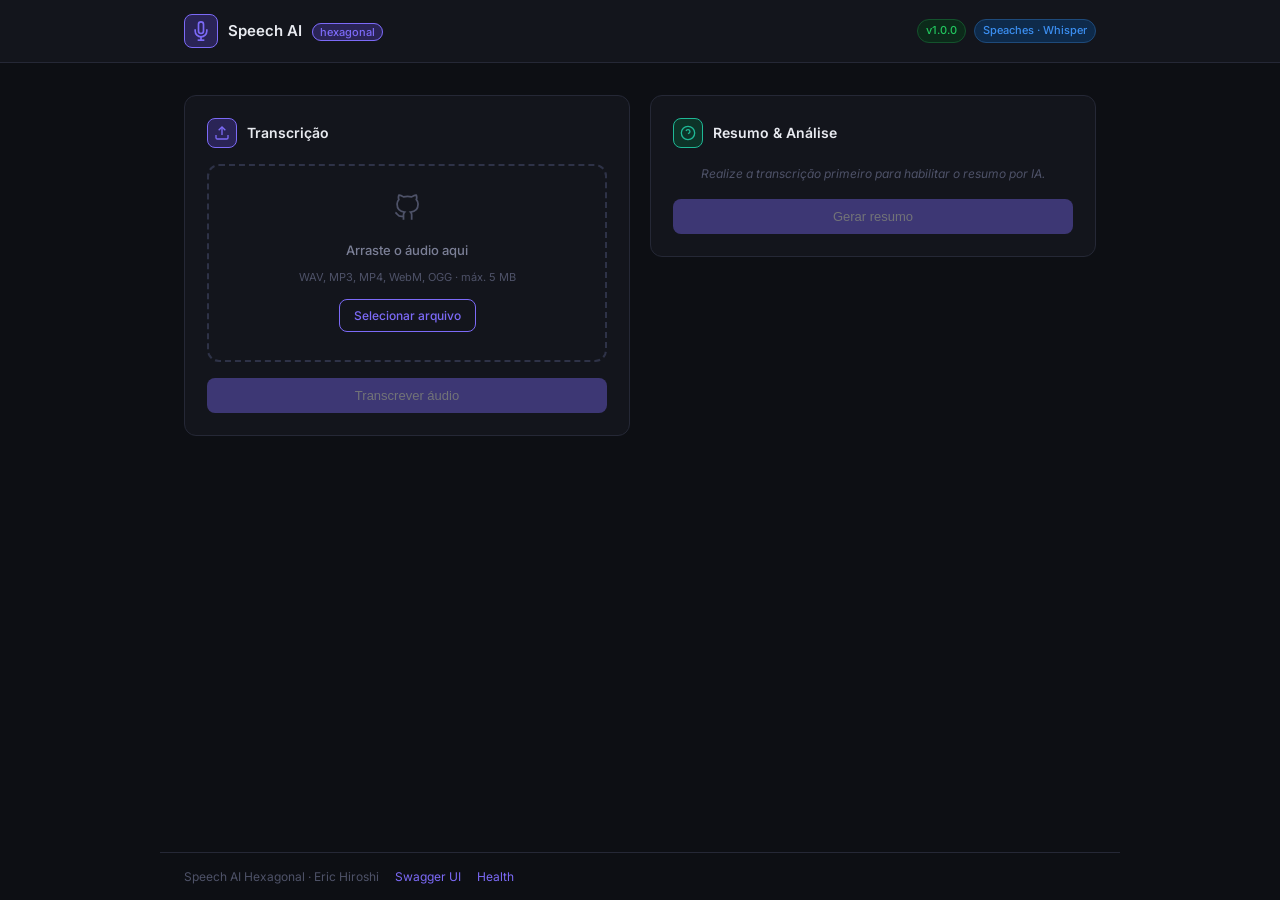
<file: frontend/index.html>
<!DOCTYPE html>
<html lang="pt-BR">
<head>
  <meta charset="UTF-8" />
  <meta name="viewport" content="width=device-width, initial-scale=1.0" />
  <title>Speech AI Hexagonal</title>
  <link rel="preconnect" href="https://fonts.googleapis.com" />
  <link href="https://fonts.googleapis.com/css2?family=Inter:wght@400;500;600&display=swap" rel="stylesheet" />
  <link rel="stylesheet" href="styles.css" />
</head>
<body>
  <div class="app">
    <header class="header">
      <div class="header-inner">
        <div class="logo">
          <div class="logo-icon">
            <svg width="20" height="20" viewBox="0 0 24 24" fill="none" stroke="currentColor" stroke-width="2">
              <path d="M12 1a3 3 0 0 0-3 3v8a3 3 0 0 0 6 0V4a3 3 0 0 0-3-3z"/>
              <path d="M19 10v2a7 7 0 0 1-14 0v-2"/>
              <line x1="12" y1="19" x2="12" y2="23"/>
              <line x1="8" y1="23" x2="16" y2="23"/>
            </svg>
          </div>
          <span class="logo-text">Speech AI <span class="logo-tag">hexagonal</span></span>
        </div>
        <div class="header-meta">
          <span class="badge badge-green">v1.0.0</span>
          <span class="badge badge-blue">Speaches · Whisper</span>
        </div>
      </div>
    </header>

    <main class="main">
      <div class="panel">

        <!-- Upload -->
        <section class="card" id="upload-card">
          <div class="card-header">
            <div class="card-icon card-icon--purple">
              <svg width="16" height="16" viewBox="0 0 24 24" fill="none" stroke="currentColor" stroke-width="2">
                <path d="M21 15v4a2 2 0 0 1-2 2H5a2 2 0 0 1-2-2v-4"/>
                <polyline points="17 8 12 3 7 8"/>
                <line x1="12" y1="3" x2="12" y2="15"/>
              </svg>
            </div>
            <h2 class="card-title">Transcrição</h2>
          </div>

          <div class="drop-zone" id="dropZone">
            <div class="drop-icon">
              <svg width="28" height="28" viewBox="0 0 24 24" fill="none" stroke="currentColor" stroke-width="1.5">
                <path d="M9 19c-5 1.5-5-2.5-7-3m14 6v-3.87a3.37 3.37 0 0 0-.94-2.61c3.14-.35 6.44-1.54 6.44-7A5.44 5.44 0 0 0 20 4.77 5.07 5.07 0 0 0 19.91 1S18.73.65 16 2.48a13.38 13.38 0 0 0-7 0C6.27.65 5.09 1 5.09 1A5.07 5.07 0 0 0 5 4.77a5.44 5.44 0 0 0-1.5 3.78c0 5.42 3.3 6.61 6.44 7A3.37 3.37 0 0 0 9 18.13V22"/>
              </svg>
            </div>
            <p class="drop-label">Arraste o áudio aqui</p>
            <p class="drop-sub">WAV, MP3, MP4, WebM, OGG · máx. 5 MB</p>
            <label class="btn btn-outline" for="fileInput">Selecionar arquivo</label>
            <input type="file" id="fileInput" accept="audio/*" hidden />
          </div>

          <div class="file-info hidden" id="fileInfo">
            <div class="file-info-row">
              <svg width="14" height="14" viewBox="0 0 24 24" fill="none" stroke="currentColor" stroke-width="2">
                <path d="M13 2H6a2 2 0 0 0-2 2v16a2 2 0 0 0 2 2h12a2 2 0 0 0 2-2V9z"/>
                <polyline points="13 2 13 9 20 9"/>
              </svg>
              <span id="fileName" class="file-name"></span>
              <span id="fileSize" class="file-size"></span>
              <button class="btn-ghost" id="clearFile" aria-label="Remover arquivo">✕</button>
            </div>
          </div>

          <button class="btn btn-primary" id="transcribeBtn" disabled>
            <span id="transcribeBtnText">Transcrever áudio</span>
            <div id="transcribeLoader" class="loader hidden"></div>
          </button>

          <div class="result hidden" id="transcriptionResult">
            <div class="result-header">
              <span class="result-label">Texto transcrito</span>
              <div id="transcriptionText"></div>
              <div class="result-meta">
                <span class="badge badge-green" id="cachedBadge" style="display:none">cache hit</span>
                <button class="btn-ghost" id="copyText" title="Copiar texto">
                  <svg width="13" height="13" viewBox="0 0 24 24" fill="none" stroke="currentColor" stroke-width="2">
                    <rect x="9" y="9" width="13" height="13" rx="2" ry="2"/>
                    <path d="M5 15H4a2 2 0 0 1-2-2V4a2 2 0 0 1 2-2h9a2 2 0 0 1 2 2v1"/>
                  </svg>
                </button>
              </div>
            </div>
            <div class="result-body" id="transcriptionText"></div>
            <div class="result-footer">
              <code class="hash-display" id="hashDisplay"></code>
            </div>
          </div>
        </section>

        <!-- Análise -->
        <section class="card" id="analysis-card">
          <div class="card-header">
            <div class="card-icon card-icon--teal">
              <svg width="16" height="16" viewBox="0 0 24 24" fill="none" stroke="currentColor" stroke-width="2">
                <circle cx="12" cy="12" r="10"/>
                <path d="M9.09 9a3 3 0 0 1 5.83 1c0 2-3 3-3 3"/>
                <line x1="12" y1="17" x2="12.01" y2="17"/>
              </svg>
            </div>
            <h2 class="card-title">Resumo & Análise</h2>
          </div>

          <p class="hint">Realize a transcrição primeiro para habilitar o resumo por IA.</p>

          <button class="btn btn-primary" id="analyzeBtn" disabled>
            <span id="analyzeBtnText">Gerar resumo</span>
            <div id="analyzeLoader" class="loader hidden"></div>
          </button>

          <div class="result hidden" id="analysisResult">
            <div class="result-header">
              <span class="result-label">Resumo inteligente</span>
              <div class="result-meta">
                <span class="badge badge-blue" id="modelBadge"></span>
                <span class="badge badge-green" id="analysisCachedBadge" style="display:none">cache hit</span>
              </div>
            </div>
            <div class="result-body" id="analysisText"></div>
          </div>
        </section>
      </div>
    </main>

    <footer class="footer">
      <span>Speech AI Hexagonal · Eric Hiroshi</span>
      <a href="http://localhost:8080/swagger-ui.html" target="_blank" class="footer-link">Swagger UI</a>
      <a href="http://localhost:8080/actuator/health" target="_blank" class="footer-link">Health</a>
    </footer>
  </div>

  <div class="toast hidden" id="toast"></div>

  <script src="script.js"></script>
</body>
</html>
</file>
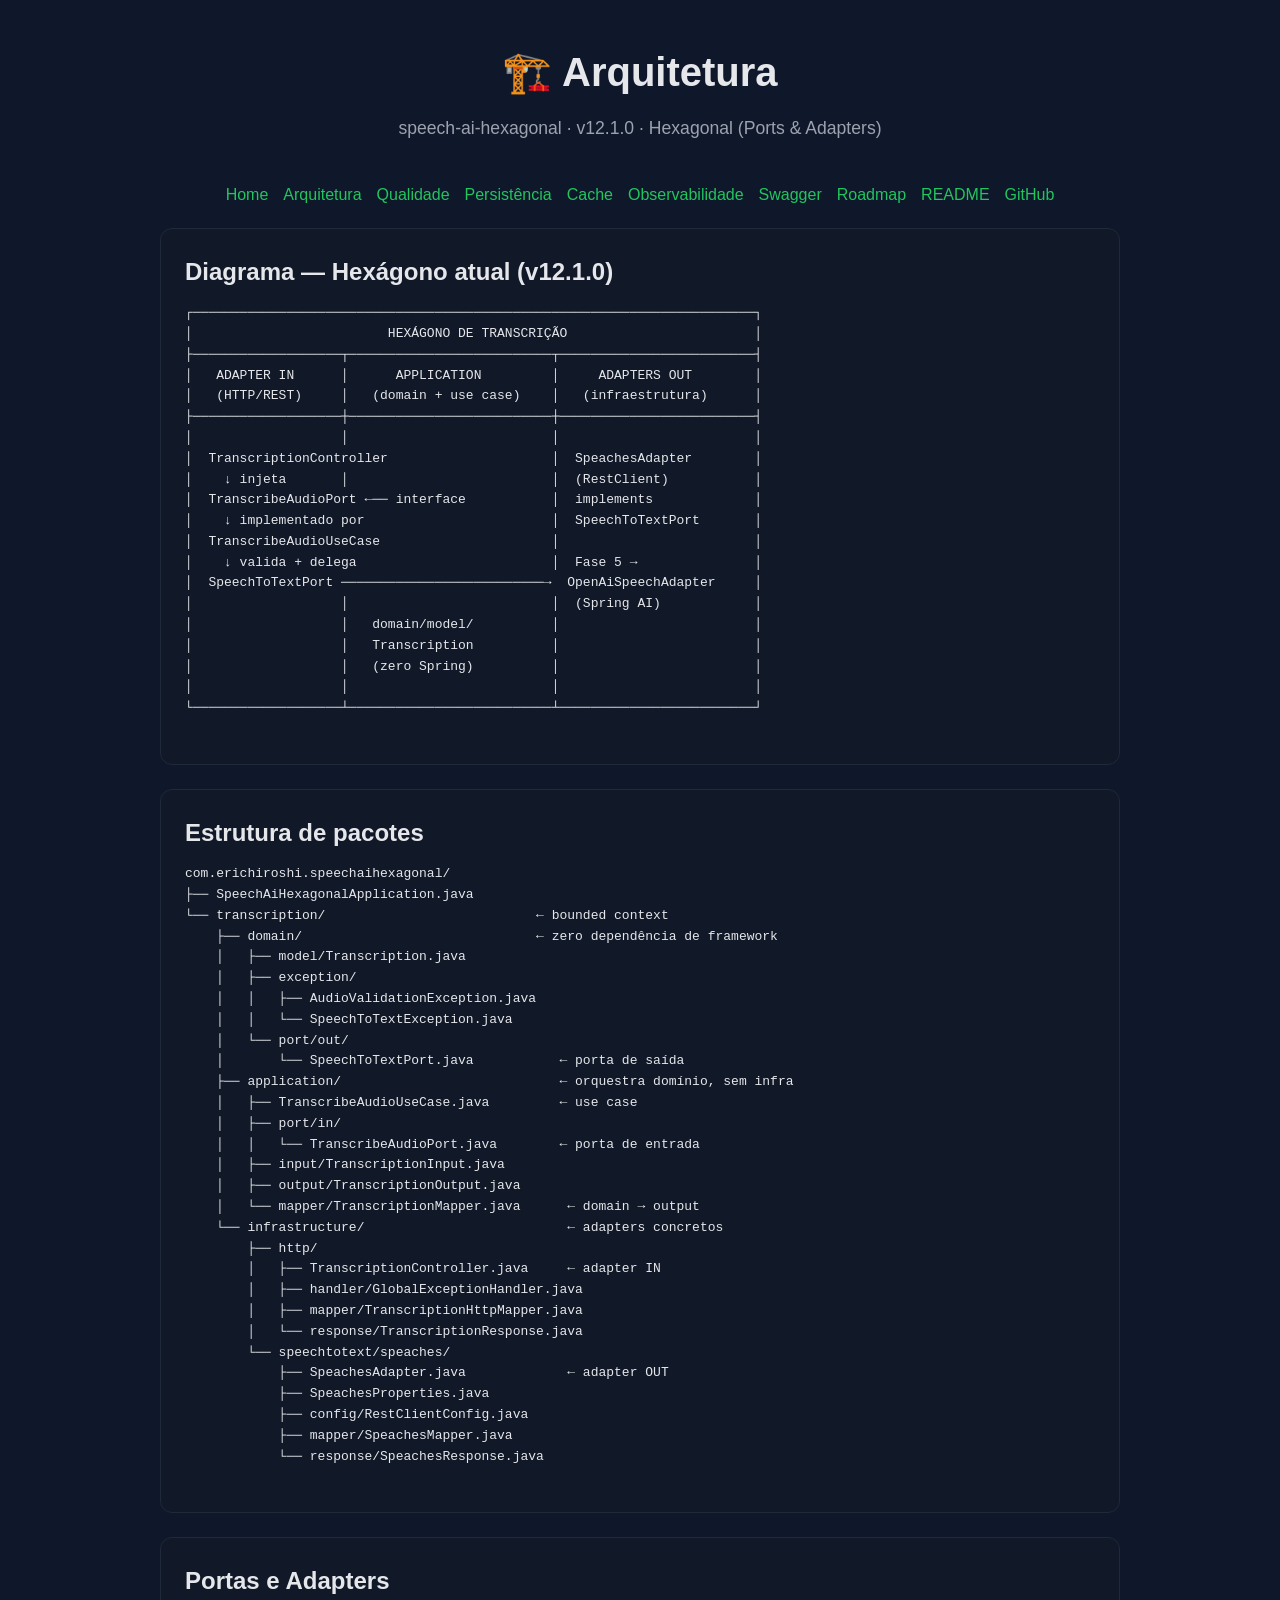
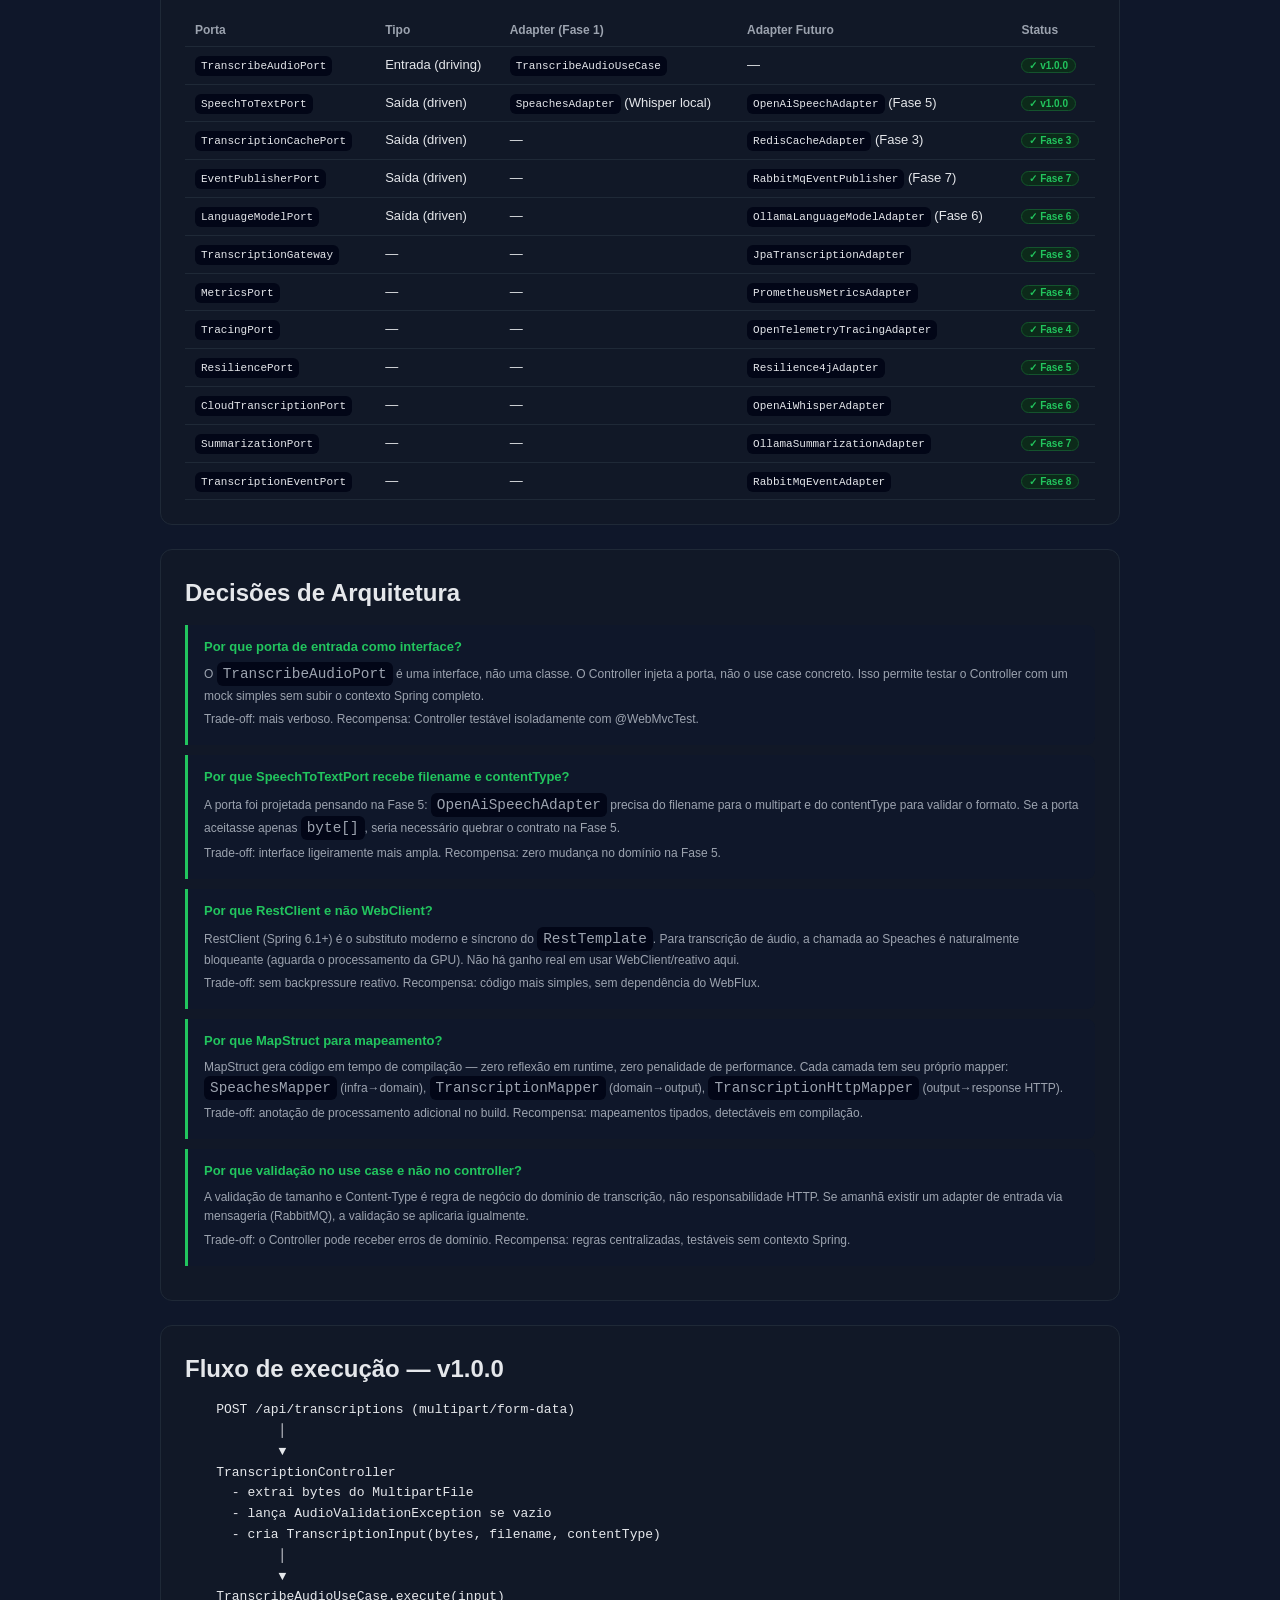
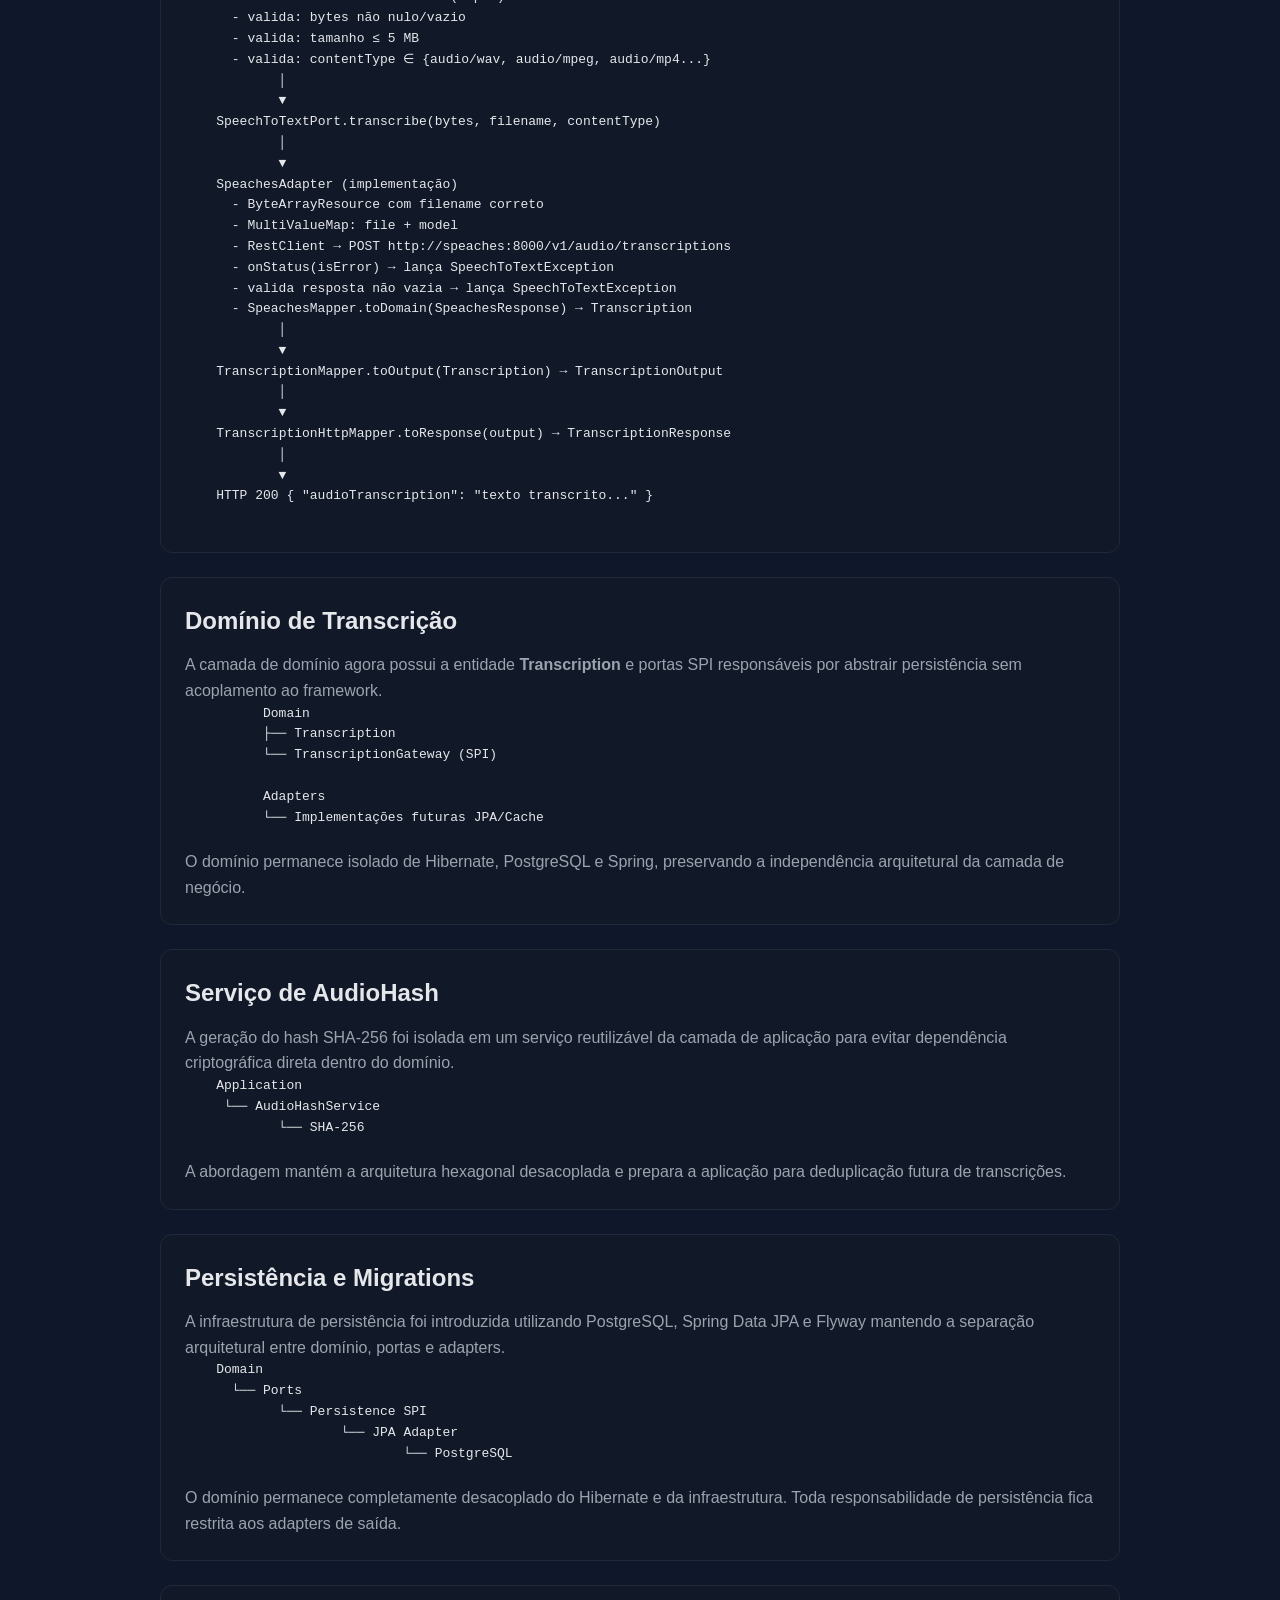
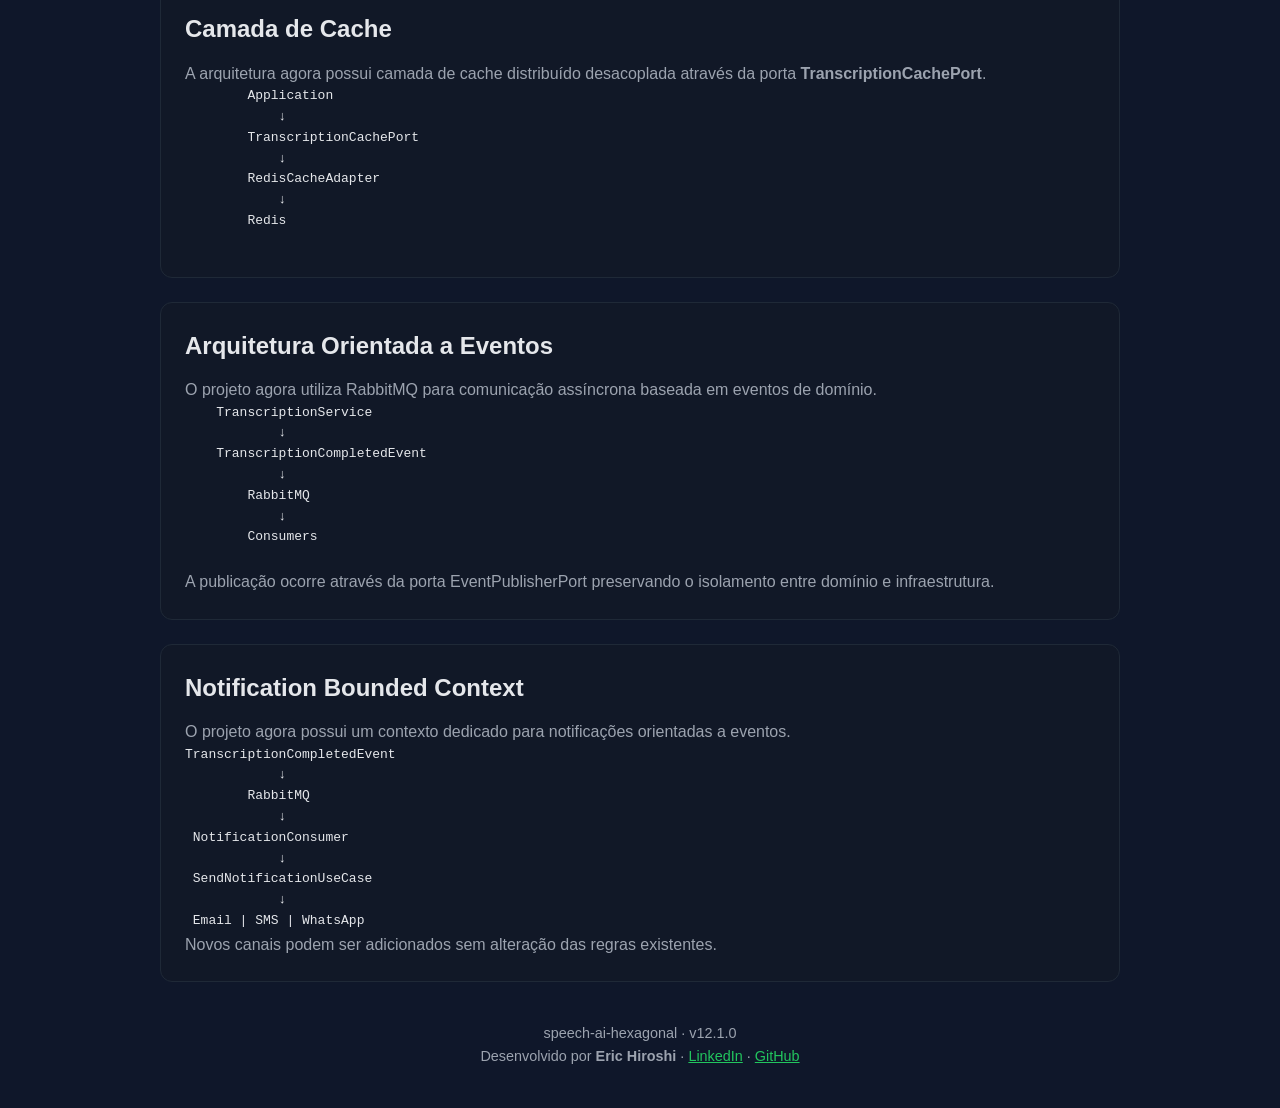
<file: docs/architecture.html>
<!DOCTYPE html>
<html lang="pt-BR">

<head>
  <meta charset="UTF-8" />
  <meta name="viewport" content="width=device-width, initial-scale=1.0" />
  <title>Arquitetura — speech-ai-hexagonal</title>
  <link rel="stylesheet" href="styles.css" />
  <style>
    .arch-diagram {
      background: #020617;
      border: 1px solid var(--border);
      border-radius: 10px;
      padding: 20px;
      font-family: 'Courier New', monospace;
      font-size: 12px;
      line-height: 1.8;
      color: #a5f3fc;
      overflow-x: auto;
      margin: 14px 0;
    }

    .arch-diagram .comment {
      color: #475569;
    }

    .arch-diagram .highlight {
      color: #22c55e;
    }

    .arch-diagram .warn {
      color: #fbbf24;
    }

    .table {
      width: 100%;
      border-collapse: collapse;
      margin-top: 14px;
    }

    .table th {
      text-align: left;
      font-size: 12px;
      color: var(--muted);
      padding: 6px 10px;
      border-bottom: 1px solid var(--border);
    }

    .table td {
      font-size: 13px;
      padding: 8px 10px;
      border-bottom: 1px solid var(--border);
      color: var(--text);
      vertical-align: top;
    }

    .table td code {
      font-size: 11px;
    }

    .badge-done {
      background: #0c2a1a;
      color: #22c55e;
      border: 1px solid #14532d;
      font-size: 10px;
      padding: 1px 7px;
      border-radius: 99px;
      font-weight: 600;
    }

    .badge-plan {
      background: #0c1a2a;
      color: #60a5fa;
      border: 1px solid #1e3a5f;
      font-size: 10px;
      padding: 1px 7px;
      border-radius: 99px;
      font-weight: 600;
    }

    .decision {
      background: #0f172a;
      border-left: 3px solid #22c55e;
      padding: 12px 16px;
      border-radius: 0 8px 8px 0;
      margin: 10px 0;
    }

    .decision h4 {
      font-size: 13px;
      color: #22c55e;
      margin-bottom: 6px;
    }

    .decision p {
      font-size: 12px;
      color: var(--muted);
      margin-bottom: 4px;
    }

    .tradeoff {
      font-size: 11px;
      color: #fbbf24;
    }
  </style>
</head>

<body>
  <div class="container">
    <header>
      <h1>🏗️ Arquitetura</h1>
      <p class="subtitle">speech-ai-hexagonal · v12.1.0 · Hexagonal (Ports &amp; Adapters)</p>
    </header>

      <nav>
          <a href="index.html">Home</a>
          <a href="architecture.html">Arquitetura</a>
          <a href="quality.html">Qualidade</a>
          <a href="persistence.html">Persistência</a>
          <a href="cache.html">Cache</a>
          <a href="observability.html">Observabilidade</a>
          <a href="swagger.html">Swagger</a>
          <a href="roadmap.html">Roadmap</a>
          <a href="https://github.com/erichiroshi/speech-ai-hexagonal/blob/main/README.md">README</a>
          <a href="https://github.com/erichiroshi/speech-ai-hexagonal">GitHub</a>
      </nav>

    <section class="card">
      <h2>Diagrama — Hexágono atual (v12.1.0)</h2>
      <pre>
┌────────────────────────────────────────────────────────────────────────┐
│                         HEXÁGONO DE TRANSCRIÇÃO                        │
├───────────────────┬──────────────────────────┬─────────────────────────┤
│   ADAPTER IN      │      APPLICATION         │     ADAPTERS OUT        │
│   (HTTP/REST)     │   (domain + use case)    │   (infraestrutura)      │
├───────────────────┼──────────────────────────┼─────────────────────────┤
│                   │                          │                         │
│  TranscriptionController                     │  SpeachesAdapter        │
│    ↓ injeta       │                          │  (RestClient)           │
│  TranscribeAudioPort ←── interface           │  implements             │
│    ↓ implementado por                        │  SpeechToTextPort       │
│  TranscribeAudioUseCase                      │                         │
│    ↓ valida + delega                         │  Fase 5 →               │
│  SpeechToTextPort ──────────────────────────→  OpenAiSpeechAdapter     │
│                   │                          │  (Spring AI)            │
│                   │   domain/model/          │                         │
│                   │   Transcription          │                         │
│                   │   (zero Spring)          │                         │
│                   │                          │                         │
└───────────────────┴──────────────────────────┴─────────────────────────┘
      </pre>
    </section>

    <section class="card">
      <h2>Estrutura de pacotes</h2>
      <pre>
com.erichiroshi.speechaihexagonal/
├── SpeechAiHexagonalApplication.java
└── transcription/                           ← bounded context
    ├── domain/                              ← zero dependência de framework
    │   ├── model/Transcription.java
    │   ├── exception/
    │   │   ├── AudioValidationException.java
    │   │   └── SpeechToTextException.java
    │   └── port/out/
    │       └── SpeechToTextPort.java           ← porta de saída
    ├── application/                            ← orquestra domínio, sem infra 
    │   ├── TranscribeAudioUseCase.java         ← use case 
    │   ├── port/in/
    │   │   └── TranscribeAudioPort.java        ← porta de entrada 
    │   ├── input/TranscriptionInput.java
    │   ├── output/TranscriptionOutput.java
    │   └── mapper/TranscriptionMapper.java      ← domain → output 
    └── infrastructure/                          ← adapters concretos 
        ├── http/
        │   ├── TranscriptionController.java     ← adapter IN 
        │   ├── handler/GlobalExceptionHandler.java
        │   ├── mapper/TranscriptionHttpMapper.java
        │   └── response/TranscriptionResponse.java
        └── speechtotext/speaches/
            ├── SpeachesAdapter.java             ← adapter OUT 
            ├── SpeachesProperties.java
            ├── config/RestClientConfig.java
            ├── mapper/SpeachesMapper.java
            └── response/SpeachesResponse.java
      </pre>
    </section>

    <section class="card">
      <h2>Portas e Adapters</h2>
      <table class="table">
        <thead>
          <tr>
            <th>Porta</th>
            <th>Tipo</th>
            <th>Adapter (Fase 1)</th>
            <th>Adapter Futuro</th>
            <th>Status</th>
          </tr>
        </thead>
        <tbody>
          <tr>
            <td><code>TranscribeAudioPort</code></td>
            <td>Entrada (driving)</td>
            <td><code>TranscribeAudioUseCase</code></td>
            <td>—</td>
            <td><span class="badge-done">✓ v1.0.0</span></td>
          </tr>
          <tr>
            <td><code>SpeechToTextPort</code></td>
            <td>Saída (driven)</td>
            <td><code>SpeachesAdapter</code> (Whisper local)</td>
            <td><code>OpenAiSpeechAdapter</code> (Fase 5)</td>
            <td><span class="badge-done">✓ v1.0.0</span></td>
          </tr>
          <tr>
            <td><code>TranscriptionCachePort</code></td>
            <td>Saída (driven)</td>
            <td>—</td>
            <td><code>RedisCacheAdapter</code> (Fase 3)</td>
            <td><span class="badge-done">✓ Fase 3</span></td>
          </tr>
          <tr>
            <td><code>EventPublisherPort</code></td>
            <td>Saída (driven)</td>
            <td>—</td>
            <td><code>RabbitMqEventPublisher</code> (Fase 7)</td>
            <td><span class="badge-done">✓ Fase 7</span></td>
          </tr>
          <tr>
            <td><code>LanguageModelPort</code></td>
            <td>Saída (driven)</td>
            <td>—</td>
            <td><code>OllamaLanguageModelAdapter</code> (Fase 6)</td>
            <td><span class="badge-done">✓ Fase 6</span></td>
          </tr>
          <tr>
            <td><code>TranscriptionGateway</code></td>
            <td>—</td>
            <td>—</td>
            <td><code>JpaTranscriptionAdapter</code></td>
            <td><span class="badge-done">✓ Fase 3</span></td>
          </tr>

          <tr>
            <td><code>MetricsPort</code></td>
            <td>—</td>
            <td>—</td>
            <td><code>PrometheusMetricsAdapter</code></td>
            <td><span class="badge-done">✓ Fase 4</span></td>
          </tr>

          <tr>
            <td><code>TracingPort</code></td>
            <td>—</td>
            <td>—</td>
            <td><code>OpenTelemetryTracingAdapter</code></td>
            <td><span class="badge-done">✓ Fase 4</span></td>
          </tr>

          <tr>
            <td><code>ResiliencePort</code></td>
            <td>—</td>
            <td>—</td>
            <td><code>Resilience4jAdapter</code></td>
            <td><span class="badge-done">✓ Fase 5</span></td>
          </tr>

          <tr>
            <td><code>CloudTranscriptionPort</code></td>
            <td>—</td>
            <td>—</td>
            <td><code>OpenAiWhisperAdapter</code></td>
            <td><span class="badge-done">✓ Fase 6</span></td>
          </tr>

          <tr>
            <td><code>SummarizationPort</code></td>
            <td>—</td>
            <td>—</td>
            <td><code>OllamaSummarizationAdapter</code></td>
            <td><span class="badge-done">✓ Fase 7</span></td>
          </tr>

          <tr>
            <td><code>TranscriptionEventPort</code></td>
            <td>—</td>
            <td>—</td>
            <td><code>RabbitMqEventAdapter</code></td>
            <td><span class="badge-done">✓ Fase 8</span></td>
          </tr>
        </tbody>
      </table>
    </section>

    <section class="card">
      <h2>Decisões de Arquitetura</h2>

      <div class="decision">
        <h4>Por que porta de entrada como interface?</h4>
        <p>O <code>TranscribeAudioPort</code> é uma interface, não uma classe. O Controller injeta a porta, não o use
          case concreto. Isso permite testar o Controller com um mock simples sem subir o contexto Spring completo.</p>
        <p class="tradeoff">Trade-off: mais verboso. Recompensa: Controller testável isoladamente com @WebMvcTest.</p>
      </div>

      <div class="decision">
        <h4>Por que SpeechToTextPort recebe filename e contentType?</h4>
        <p>A porta foi projetada pensando na Fase 5: <code>OpenAiSpeechAdapter</code> precisa do filename para o
          multipart e do contentType para validar o formato. Se a porta aceitasse apenas <code>byte[]</code>, seria
          necessário quebrar o contrato na Fase 5.</p>
        <p class="tradeoff">Trade-off: interface ligeiramente mais ampla. Recompensa: zero mudança no domínio na Fase 5.
        </p>
      </div>

      <div class="decision">
        <h4>Por que RestClient e não WebClient?</h4>
        <p>RestClient (Spring 6.1+) é o substituto moderno e síncrono do <code>RestTemplate</code>. Para transcrição de
          áudio, a chamada ao Speaches é naturalmente bloqueante (aguarda o processamento da GPU). Não há ganho real em
          usar WebClient/reativo aqui.</p>
        <p class="tradeoff">Trade-off: sem backpressure reativo. Recompensa: código mais simples, sem dependência do
          WebFlux.</p>
      </div>

      <div class="decision">
        <h4>Por que MapStruct para mapeamento?</h4>
        <p>MapStruct gera código em tempo de compilação — zero reflexão em runtime, zero penalidade de performance. Cada
          camada tem seu próprio mapper: <code>SpeachesMapper</code> (infra→domain), <code>TranscriptionMapper</code>
          (domain→output), <code>TranscriptionHttpMapper</code> (output→response HTTP).</p>
        <p class="tradeoff">Trade-off: anotação de processamento adicional no build. Recompensa: mapeamentos tipados,
          detectáveis em compilação.</p>
      </div>

      <div class="decision">
        <h4>Por que validação no use case e não no controller?</h4>
        <p>A validação de tamanho e Content-Type é regra de negócio do domínio de transcrição, não responsabilidade
          HTTP. Se amanhã existir um adapter de entrada via mensageria (RabbitMQ), a validação se aplicaria igualmente.
        </p>
        <p class="tradeoff">Trade-off: o Controller pode receber erros de domínio. Recompensa: regras centralizadas,
          testáveis sem contexto Spring.</p>
      </div>
    </section>

    <section class="card">
      <h2>Fluxo de execução — v1.0.0</h2>
      <pre>
    POST /api/transcriptions (multipart/form-data)
            │
            ▼
    <span class="highlight">TranscriptionController</span>
      - extrai bytes do MultipartFile
      - lança AudioValidationException se vazio
      - cria TranscriptionInput(bytes, filename, contentType)
            │
            ▼
    <span class="highlight">TranscribeAudioUseCase.execute(input)</span>
      - valida: bytes não nulo/vazio
      - valida: tamanho ≤ 5 MB
      - valida: contentType ∈ {audio/wav, audio/mpeg, audio/mp4...}
            │
            ▼
    <span class="highlight">SpeechToTextPort.transcribe(bytes, filename, contentType)</span>
            │
            ▼
    <span class="warn">SpeachesAdapter</span> (implementação)
      - ByteArrayResource com filename correto
      - MultiValueMap: file + model
      - RestClient → POST http://speaches:8000/v1/audio/transcriptions
      - onStatus(isError) → lança SpeechToTextException
      - valida resposta não vazia → lança SpeechToTextException
      - SpeachesMapper.toDomain(SpeachesResponse) → Transcription
            │
            ▼
    <span class="highlight">TranscriptionMapper.toOutput(Transcription)</span> → TranscriptionOutput
            │
            ▼
    <span class="highlight">TranscriptionHttpMapper.toResponse(output)</span> → TranscriptionResponse
            │
            ▼
    HTTP 200 { "audioTranscription": "texto transcrito..." }
          </pre>
    </section>

    <section class="card">
      <h2>Domínio de Transcrição</h2>

      <p>
        A camada de domínio agora possui a entidade
        <strong>Transcription</strong> e portas SPI responsáveis
        por abstrair persistência sem acoplamento ao framework.
      </p>

      <div class="code-block">
        <pre>
          Domain
          ├── Transcription
          └── TranscriptionGateway (SPI)

          Adapters
          └── Implementações futuras JPA/Cache
        </pre>
      </div>

      <p>
        O domínio permanece isolado de Hibernate, PostgreSQL e Spring,
        preservando a independência arquitetural da camada de negócio.
      </p>
    </section>

    <section class="card">
      <h2>Serviço de AudioHash</h2>

      <p>
        A geração do hash SHA-256 foi isolada em um serviço reutilizável
        da camada de aplicação para evitar dependência criptográfica direta
        dentro do domínio.
      </p>

      <div class="code-block">
        <pre>
    Application
     └── AudioHashService
            └── SHA-256
    </pre>
      </div>

      <p>
        A abordagem mantém a arquitetura hexagonal desacoplada e prepara
        a aplicação para deduplicação futura de transcrições.
      </p>
    </section>

    <section class="card">
      <h2>Persistência e Migrations</h2>

      <p>
        A infraestrutura de persistência foi introduzida utilizando PostgreSQL,
        Spring Data JPA e Flyway mantendo a separação arquitetural entre domínio,
        portas e adapters.
      </p>

      <div class="code-block">
        <pre>
    Domain
      └── Ports
            └── Persistence SPI
                    └── JPA Adapter
                            └── PostgreSQL
    </pre>
      </div>
      <p>
        O domínio permanece completamente desacoplado do Hibernate e da infraestrutura.
        Toda responsabilidade de persistência fica restrita aos adapters de saída.
      </p>
    </section>

    <section class="card">
      <h2>Camada de Cache</h2>

      <p>
        A arquitetura agora possui camada de cache distribuído desacoplada
        através da porta <strong>TranscriptionCachePort</strong>.
      </p>

      <div class="code-block">
        <pre>
        Application
            ↓
        TranscriptionCachePort
            ↓
        RedisCacheAdapter
            ↓
        Redis
      </pre>
      </div>
    </section>

      <section class="card">
          <h2>Arquitetura Orientada a Eventos</h2>

          <p>
              O projeto agora utiliza RabbitMQ para comunicação
              assíncrona baseada em eventos de domínio.
          </p>

          <div class="code-block">
            <pre>
    TranscriptionService
            ↓
    TranscriptionCompletedEvent
            ↓
        RabbitMQ
            ↓
        Consumers
            </pre>
          </div>
          <p>
              A publicação ocorre através da porta
              EventPublisherPort preservando o isolamento
              entre domínio e infraestrutura.
          </p>
      </section>

      <section class="card">
          <h2>Notification Bounded Context</h2>

          <p>
              O projeto agora possui um contexto dedicado para
              notificações orientadas a eventos.
          </p>

          <pre>
TranscriptionCompletedEvent
            ↓
        RabbitMQ
            ↓
 NotificationConsumer
            ↓
 SendNotificationUseCase
            ↓
 Email | SMS | WhatsApp
</pre>

          <p>
              Novos canais podem ser adicionados sem alteração
              das regras existentes.
          </p>
      </section>

      <footer>
          <p>speech-ai-hexagonal · v12.1.0</p>
          <p>Desenvolvido por <strong>Eric Hiroshi</strong> ·
              <a href="https://www.linkedin.com/in/eric-hiroshi/" style="color:var(--primary)">LinkedIn</a> ·
              <a href="https://github.com/erichiroshi" style="color:var(--primary)">GitHub</a>
          </p>
      </footer>
  </div>
</body>

</html>
</file>
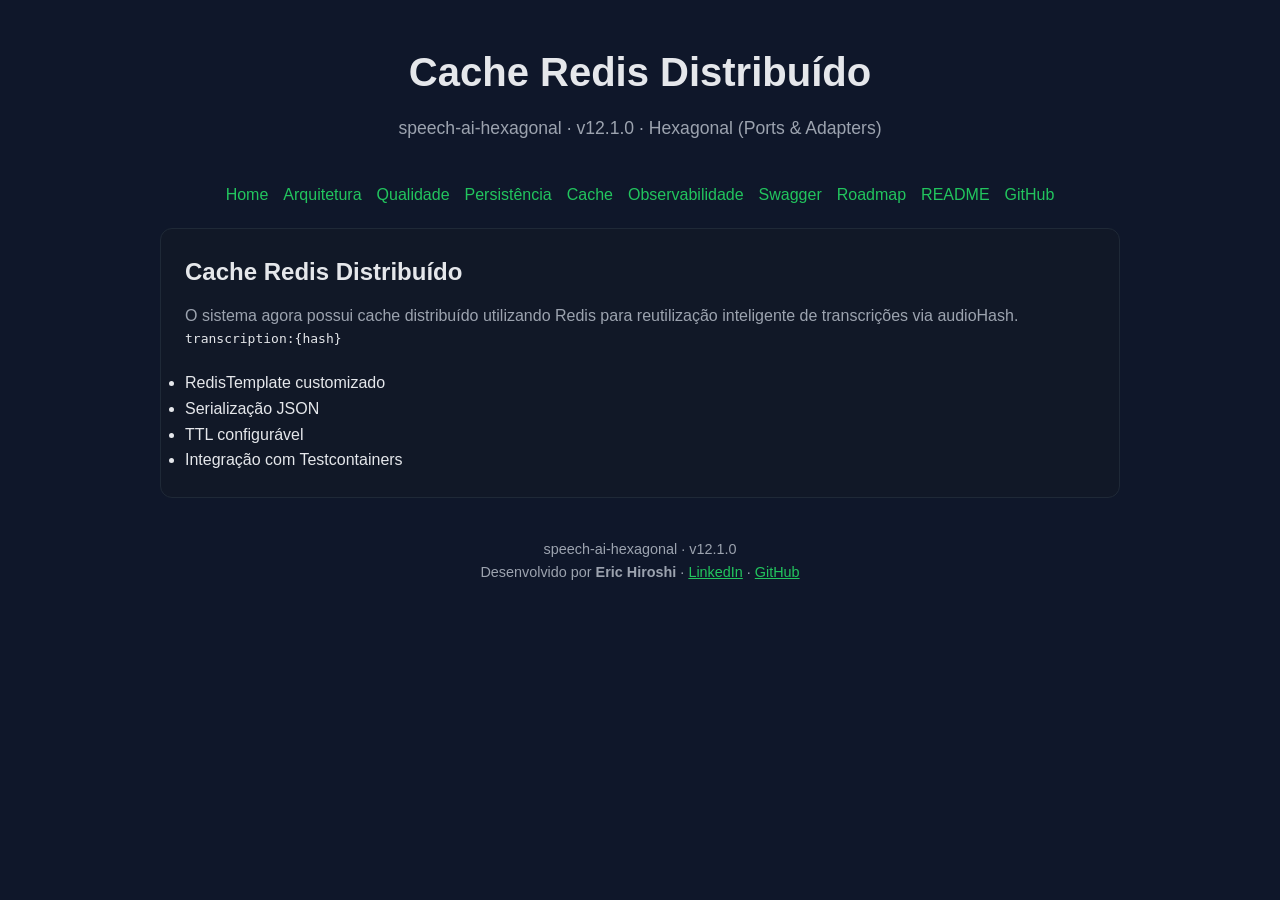
<file: docs/cache.html>
<!DOCTYPE html>
<html lang="pt-BR">

<head>
  <meta charset="UTF-8" />
  <meta name="viewport" content="width=device-width, initial-scale=1.0" />
  <title>Cache (Redis) — speech-ai-hexagonal</title>
  <link rel="stylesheet" href="styles.css" />
</head>

<body>
  <div class="container">
    <header>
      <h1>Cache Redis Distribuído</h1>

      <p class="subtitle">
        speech-ai-hexagonal · v12.1.0 · Hexagonal (Ports &amp; Adapters)
      </p>
    </header>

    <nav>
      <a href="index.html">Home</a>
      <a href="architecture.html">Arquitetura</a>
      <a href="quality.html">Qualidade</a>
      <a href="persistence.html">Persistência</a>
      <a href="cache.html">Cache</a>
      <a href="observability.html">Observabilidade</a>
      <a href="swagger.html">Swagger</a>
      <a href="roadmap.html">Roadmap</a>
      <a href="https://github.com/erichiroshi/speech-ai-hexagonal/blob/main/README.md">README</a>
      <a href="https://github.com/erichiroshi/speech-ai-hexagonal">GitHub</a>
    </nav>

    <section class="card">
      <h2>Cache Redis Distribuído</h2>

      <p>
        O sistema agora possui cache distribuído utilizando Redis para
        reutilização inteligente de transcrições via audioHash.
      </p>

      <div class="code-block">
        <pre>
transcription:{hash}
        </pre>
      </div>

      <ul>
        <li>RedisTemplate customizado</li>
        <li>Serialização JSON</li>
        <li>TTL configurável</li>
        <li>Integração com Testcontainers</li>
      </ul>
    </section>

    <footer>
      <p>speech-ai-hexagonal · v12.1.0</p>
      <p>Desenvolvido por <strong>Eric Hiroshi</strong> ·
        <a href="https://www.linkedin.com/in/eric-hiroshi/" style="color:var(--primary)">LinkedIn</a> ·
        <a href="https://github.com/erichiroshi" style="color:var(--primary)">GitHub</a>
      </p>
    </footer>

  </div>
</body>

</html>
</file>
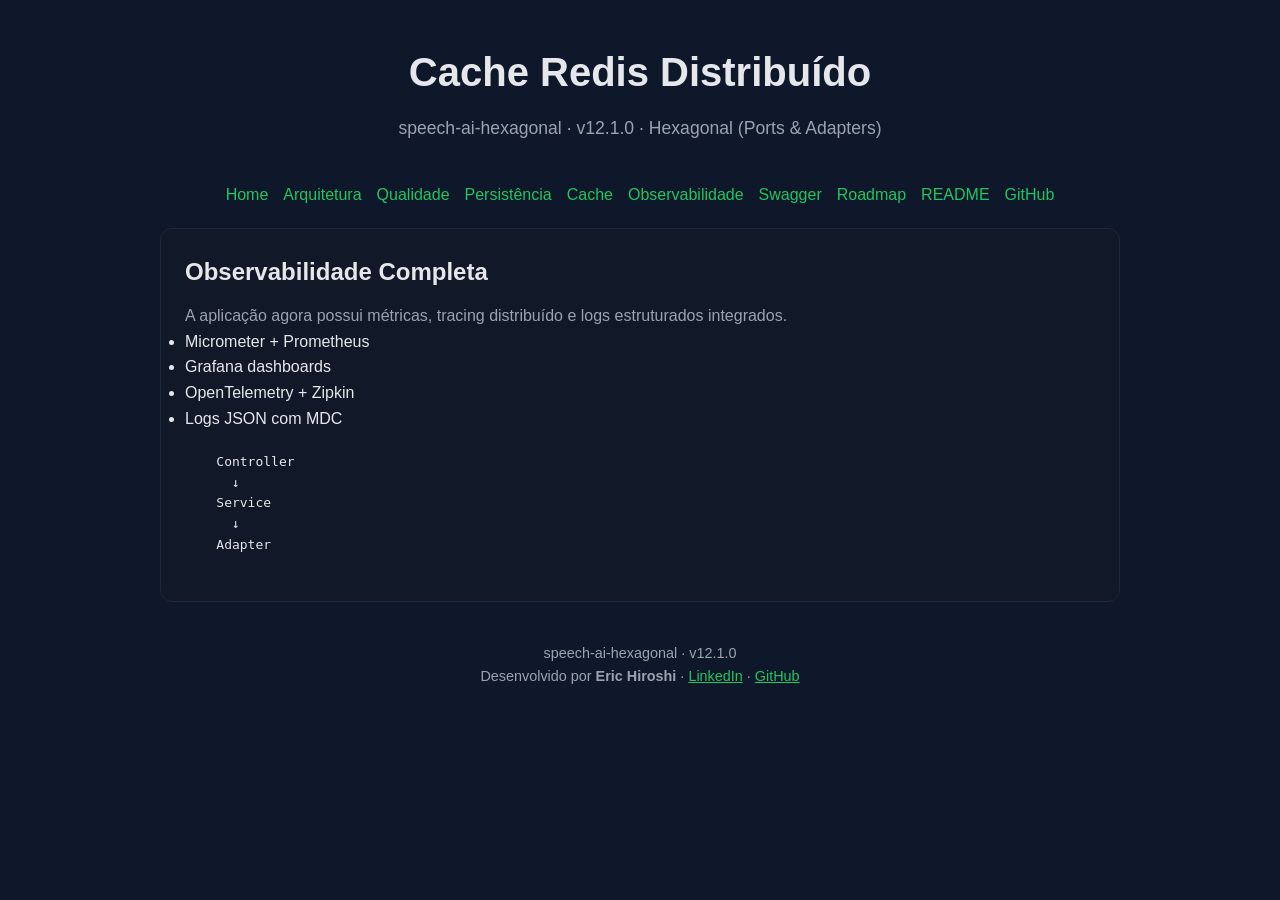
<file: docs/observability.html>
<!DOCTYPE html>
<html lang="pt-BR">

<head>
  <meta charset="UTF-8" />
  <meta name="viewport" content="width=device-width, initial-scale=1.0" />
  <title>Cache (Redis) — speech-ai-hexagonal</title>
  <link rel="stylesheet" href="styles.css" />
</head>

<body>
  <div class="container">
    <header>
      <h1>Cache Redis Distribuído</h1>

      <p class="subtitle">
        speech-ai-hexagonal · v12.1.0 · Hexagonal (Ports &amp; Adapters)
      </p>
    </header>

    <nav>
      <a href="index.html">Home</a>
      <a href="architecture.html">Arquitetura</a>
      <a href="quality.html">Qualidade</a>
      <a href="persistence.html">Persistência</a>
      <a href="cache.html">Cache</a>
      <a href="observability.html">Observabilidade</a>
      <a href="swagger.html">Swagger</a>
      <a href="roadmap.html">Roadmap</a>
      <a href="https://github.com/erichiroshi/speech-ai-hexagonal/blob/main/README.md">README</a>
      <a href="https://github.com/erichiroshi/speech-ai-hexagonal">GitHub</a>
    </nav>

    <section class="card">
      <h2>Observabilidade Completa</h2>

      <p>
        A aplicação agora possui métricas, tracing distribuído
        e logs estruturados integrados.
      </p>

      <ul>
        <li>Micrometer + Prometheus</li>
        <li>Grafana dashboards</li>
        <li>OpenTelemetry + Zipkin</li>
        <li>Logs JSON com MDC</li>
      </ul>

      <div class="code-block">
        <pre>

    Controller
      ↓
    Service
      ↓
    Adapter
      </pre>
      </div>
    </section>

    <footer>
      <p>speech-ai-hexagonal · v12.1.0</p>
      <p>Desenvolvido por <strong>Eric Hiroshi</strong> ·
        <a href="https://www.linkedin.com/in/eric-hiroshi/" style="color:var(--primary)">LinkedIn</a> ·
        <a href="https://github.com/erichiroshi" style="color:var(--primary)">GitHub</a>
      </p>
    </footer>

  </div>
</body>

</html>
</file>
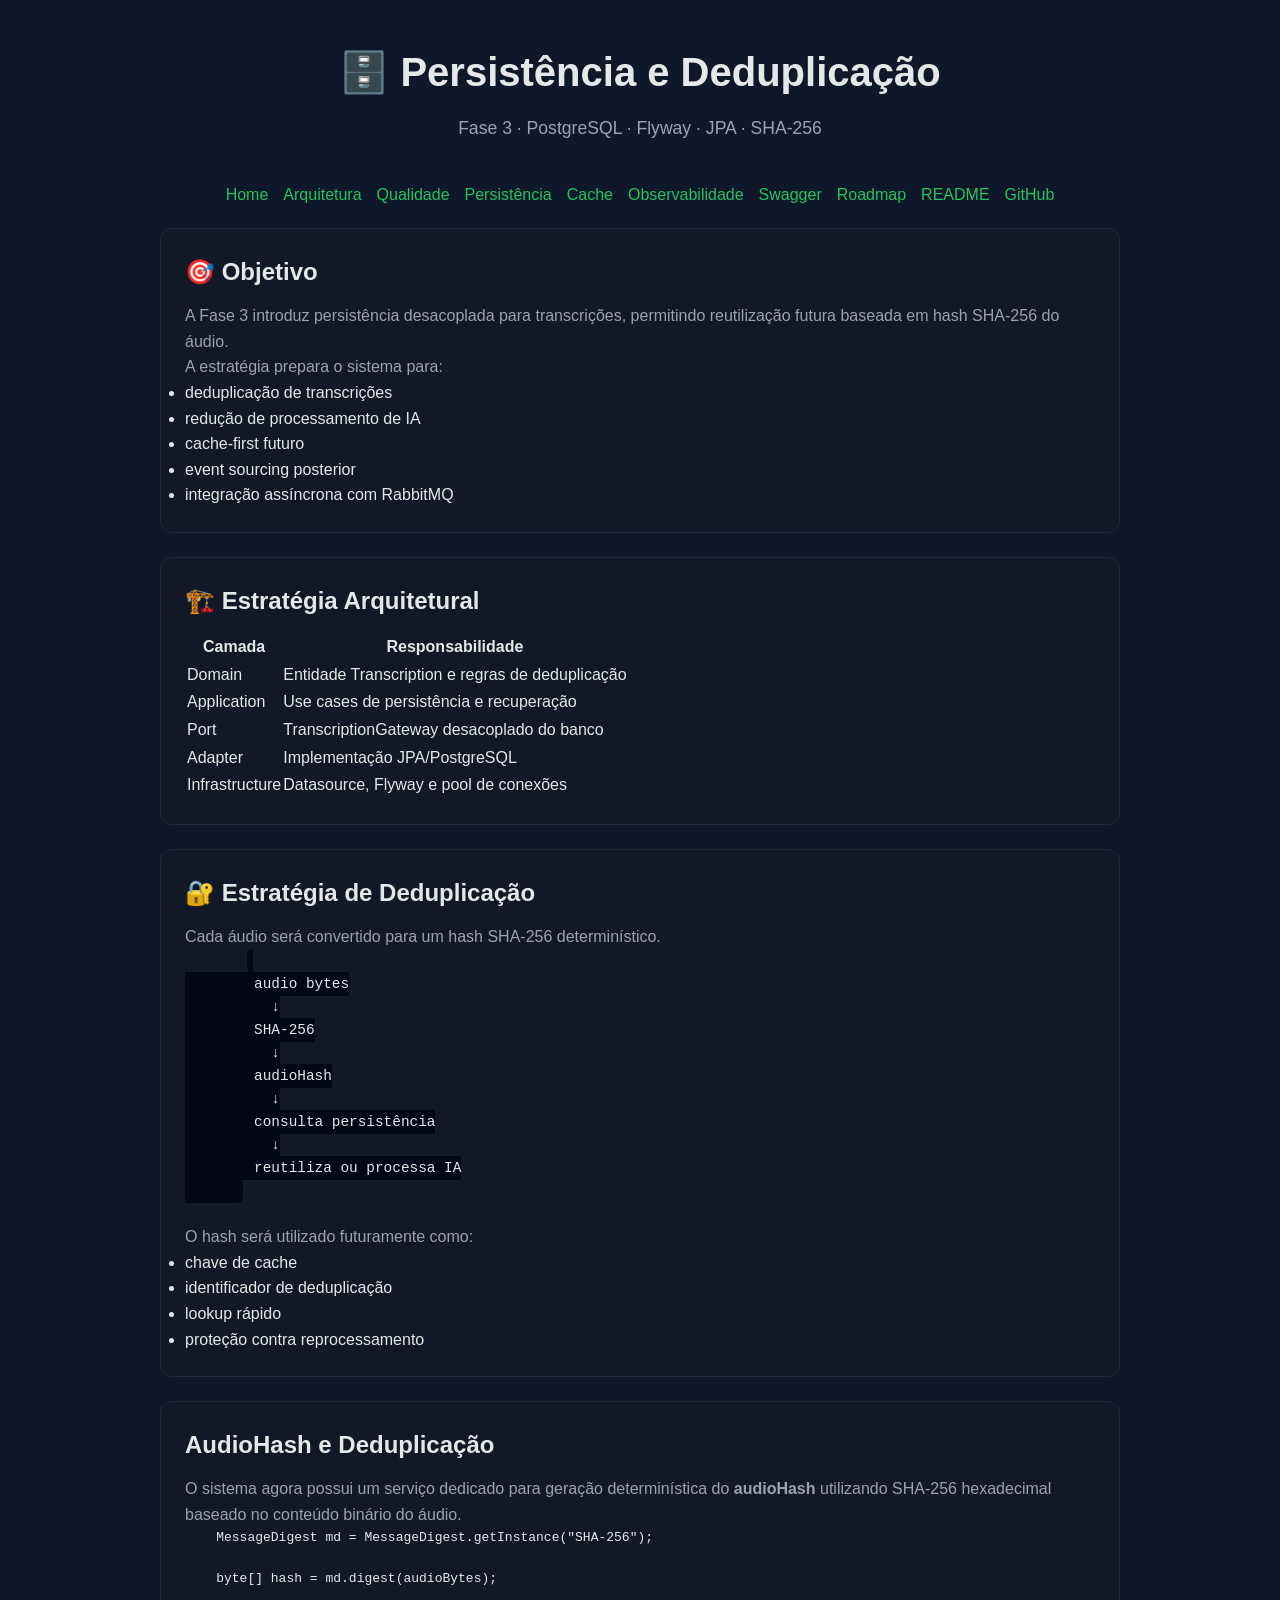
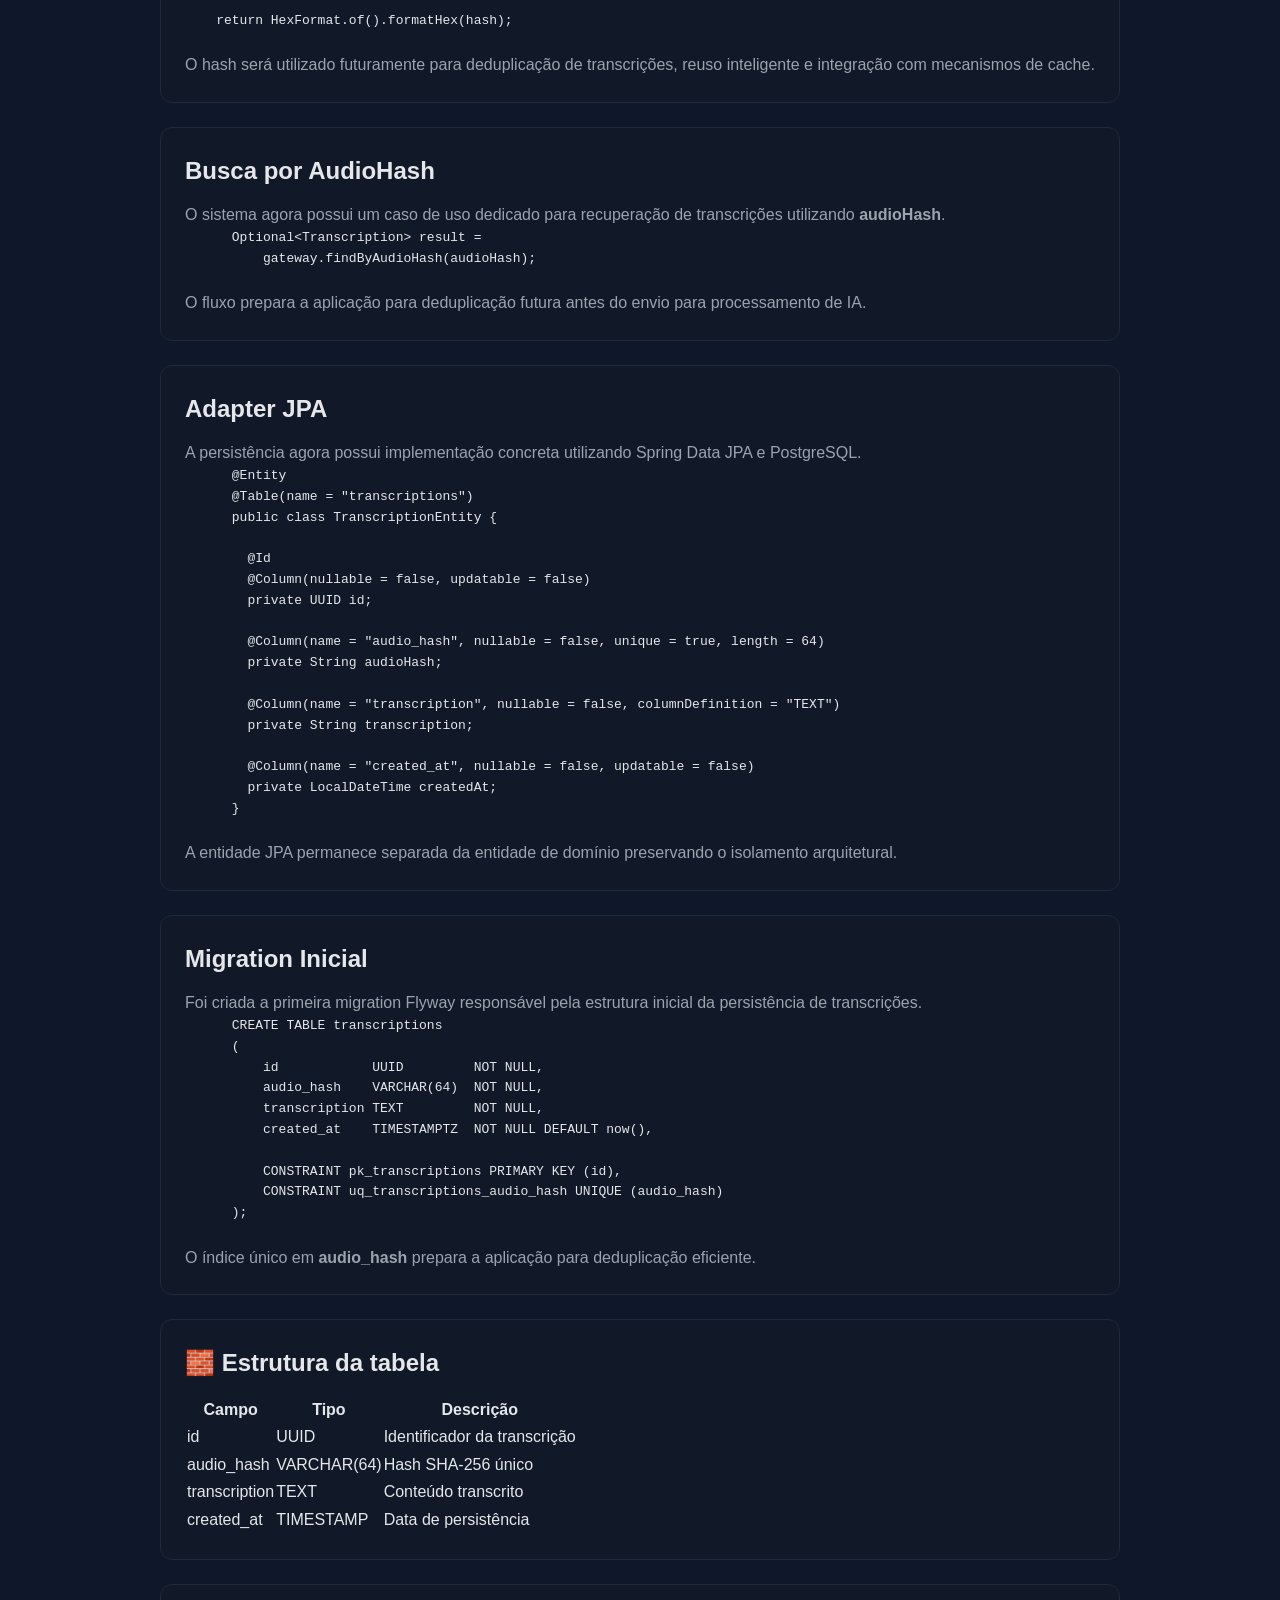
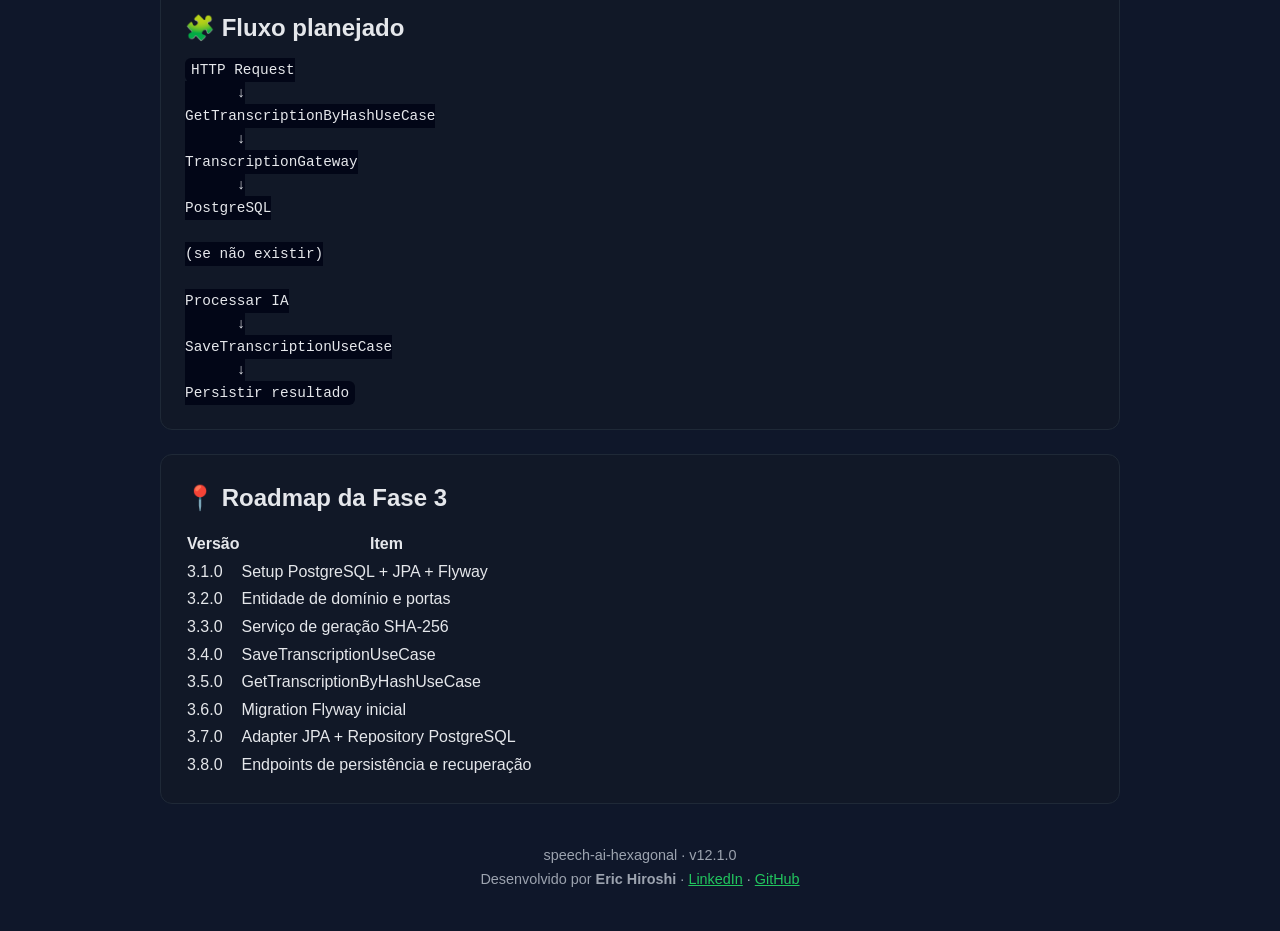
<file: docs/persistence.html>
<!DOCTYPE html>
<html lang="pt-BR">

<head>
  <meta charset="UTF-8" />
  <meta name="viewport" content="width=device-width, initial-scale=1.0" />

  <title>Persistência — speech-ai-hexagonal</title>

  <link rel="stylesheet" href="styles.css" />
</head>

<body>
  <div class="container">

    <header>
      <h1>🗄️ Persistência e Deduplicação</h1>

      <p class="subtitle">
        Fase 3 · PostgreSQL · Flyway · JPA · SHA-256
      </p>
    </header>

    <nav>
      <a href="index.html">Home</a>
      <a href="architecture.html">Arquitetura</a>
      <a href="quality.html">Qualidade</a>
      <a href="persistence.html">Persistência</a>
      <a href="cache.html">Cache</a>
      <a href="observability.html">Observabilidade</a>
      <a href="swagger.html">Swagger</a>
      <a href="roadmap.html">Roadmap</a>
      <a href="https://github.com/erichiroshi/speech-ai-hexagonal/blob/main/README.md">README</a>
      <a href="https://github.com/erichiroshi/speech-ai-hexagonal">GitHub</a>
    </nav>

    <section class="card">
      <h2>🎯 Objetivo</h2>

      <p>
        A Fase 3 introduz persistência desacoplada para transcrições,
        permitindo reutilização futura baseada em hash SHA-256 do áudio.
      </p>

      <p>
        A estratégia prepara o sistema para:
      </p>

      <ul>
        <li>deduplicação de transcrições</li>
        <li>redução de processamento de IA</li>
        <li>cache-first futuro</li>
        <li>event sourcing posterior</li>
        <li>integração assíncrona com RabbitMQ</li>
      </ul>
    </section>

    <section class="card">
      <h2>🏗️ Estratégia Arquitetural</h2>

      <table>
        <thead>
          <tr>
            <th>Camada</th>
            <th>Responsabilidade</th>
          </tr>
        </thead>

        <tbody>
          <tr>
            <td>Domain</td>
            <td>Entidade Transcription e regras de deduplicação</td>
          </tr>

          <tr>
            <td>Application</td>
            <td>Use cases de persistência e recuperação</td>
          </tr>

          <tr>
            <td>Port</td>
            <td>TranscriptionGateway desacoplado do banco</td>
          </tr>

          <tr>
            <td>Adapter</td>
            <td>Implementação JPA/PostgreSQL</td>
          </tr>

          <tr>
            <td>Infrastructure</td>
            <td>Datasource, Flyway e pool de conexões</td>
          </tr>
        </tbody>
      </table>
    </section>

    <section class="card">
      <h2>🔐 Estratégia de Deduplicação</h2>

      <p>
        Cada áudio será convertido para um hash SHA-256 determinístico.
      </p>

      <pre>
        <code>
        audio bytes
          ↓
        SHA-256
          ↓
        audioHash
          ↓
        consulta persistência
          ↓
        reutiliza ou processa IA
      </code>
    </pre>

      <p>
        O hash será utilizado futuramente como:
      </p>

      <ul>
        <li>chave de cache</li>
        <li>identificador de deduplicação</li>
        <li>lookup rápido</li>
        <li>proteção contra reprocessamento</li>
      </ul>
    </section>

    <section class="card">
      <h2>AudioHash e Deduplicação</h2>

      <p>
        O sistema agora possui um serviço dedicado para geração determinística
        do <strong>audioHash</strong> utilizando SHA-256 hexadecimal baseado
        no conteúdo binário do áudio.
      </p>

      <div class="code-block">
        <pre>
    MessageDigest md = MessageDigest.getInstance("SHA-256");
    
    byte[] hash = md.digest(audioBytes);
    
    return HexFormat.of().formatHex(hash);
    </pre>
      </div>

      <p>
        O hash será utilizado futuramente para deduplicação de transcrições,
        reuso inteligente e integração com mecanismos de cache.
      </p>
    </section>

    <section class="card">
      <h2>Busca por AudioHash</h2>

      <p>
        O sistema agora possui um caso de uso dedicado para recuperação
        de transcrições utilizando <strong>audioHash</strong>.
      </p>

      <div class="code-block">
        <pre>
      Optional&lt;Transcription&gt; result =
          gateway.findByAudioHash(audioHash);
      </pre>
      </div>

      <p>
        O fluxo prepara a aplicação para deduplicação futura antes do envio
        para processamento de IA.
      </p>
    </section>

    <section class="card">
    <h2>Adapter JPA</h2>

    <p>
        A persistência agora possui implementação concreta utilizando
        Spring Data JPA e PostgreSQL.
    </p>

    <div class="code-block">
    <pre>
      @Entity
      @Table(name = "transcriptions")
      public class TranscriptionEntity {

        @Id
        @Column(nullable = false, updatable = false)
        private UUID id;

        @Column(name = "audio_hash", nullable = false, unique = true, length = 64)
        private String audioHash;

        @Column(name = "transcription", nullable = false, columnDefinition = "TEXT")
        private String transcription;

        @Column(name = "created_at", nullable = false, updatable = false)
        private LocalDateTime createdAt;
      }
      </pre>
      </div>

        <p>
            A entidade JPA permanece separada da entidade de domínio
            preservando o isolamento arquitetural.
        </p>
    </section>

    <section class="card">
    <h2>Migration Inicial</h2>

    <p>
        Foi criada a primeira migration Flyway responsável pela estrutura
        inicial da persistência de transcrições.
    </p>

    <div class="code-block">
    <pre>
      CREATE TABLE transcriptions
      (
          id            UUID         NOT NULL,
          audio_hash    VARCHAR(64)  NOT NULL,
          transcription TEXT         NOT NULL,
          created_at    TIMESTAMPTZ  NOT NULL DEFAULT now(),

          CONSTRAINT pk_transcriptions PRIMARY KEY (id),
          CONSTRAINT uq_transcriptions_audio_hash UNIQUE (audio_hash)
      );
    </pre>
    </div>

    <p>
        O índice único em <strong>audio_hash</strong> prepara a aplicação
        para deduplicação eficiente.
    </p>
</section>

    <section class="card">
      <h2>🧱 Estrutura da tabela</h2>

      <table>
        <thead>
          <tr>
            <th>Campo</th>
            <th>Tipo</th>
            <th>Descrição</th>
          </tr>
        </thead>

        <tbody>
          <tr>
            <td>id</td>
            <td>UUID</td>
            <td>Identificador da transcrição</td>
          </tr>

          <tr>
            <td>audio_hash</td>
            <td>VARCHAR(64)</td>
            <td>Hash SHA-256 único</td>
          </tr>

          <tr>
            <td>transcription</td>
            <td>TEXT</td>
            <td>Conteúdo transcrito</td>
          </tr>

          <tr>
            <td>created_at</td>
            <td>TIMESTAMP</td>
            <td>Data de persistência</td>
          </tr>
        </tbody>
      </table>
    </section>

    <section class="card">
      <h2>🧩 Fluxo planejado</h2>

      <pre><code>HTTP Request
      ↓
GetTranscriptionByHashUseCase
      ↓
TranscriptionGateway
      ↓
PostgreSQL

(se não existir)

Processar IA
      ↓
SaveTranscriptionUseCase
      ↓
Persistir resultado</code></pre>
    </section>

    <section class="card">
      <h2>📍 Roadmap da Fase 3</h2>

      <table>
        <thead>
          <tr>
            <th>Versão</th>
            <th>Item</th>
          </tr>
        </thead>

        <tbody>
          <tr>
            <td>3.1.0</td>
            <td>Setup PostgreSQL + JPA + Flyway</td>
          </tr>

          <tr>
            <td>3.2.0</td>
            <td>Entidade de domínio e portas</td>
          </tr>

          <tr>
            <td>3.3.0</td>
            <td>Serviço de geração SHA-256</td>
          </tr>

          <tr>
            <td>3.4.0</td>
            <td>SaveTranscriptionUseCase</td>
          </tr>

          <tr>
            <td>3.5.0</td>
            <td>GetTranscriptionByHashUseCase</td>
          </tr>

          <tr>
            <td>3.6.0</td>
            <td>Migration Flyway inicial</td>
          </tr>

          <tr>
            <td>3.7.0</td>
            <td>Adapter JPA + Repository PostgreSQL</td>
          </tr>

          <tr>
            <td>3.8.0</td>
            <td>Endpoints de persistência e recuperação</td>
          </tr>
        </tbody>
      </table>
    </section>

    <footer>
      <p>speech-ai-hexagonal · v12.1.0</p>
      <p>Desenvolvido por <strong>Eric Hiroshi</strong> ·
        <a href="https://www.linkedin.com/in/eric-hiroshi/" style="color:var(--primary)">LinkedIn</a> ·
        <a href="https://github.com/erichiroshi" style="color:var(--primary)">GitHub</a>
      </p>
    </footer>

  </div>
</body>

</html>
</file>
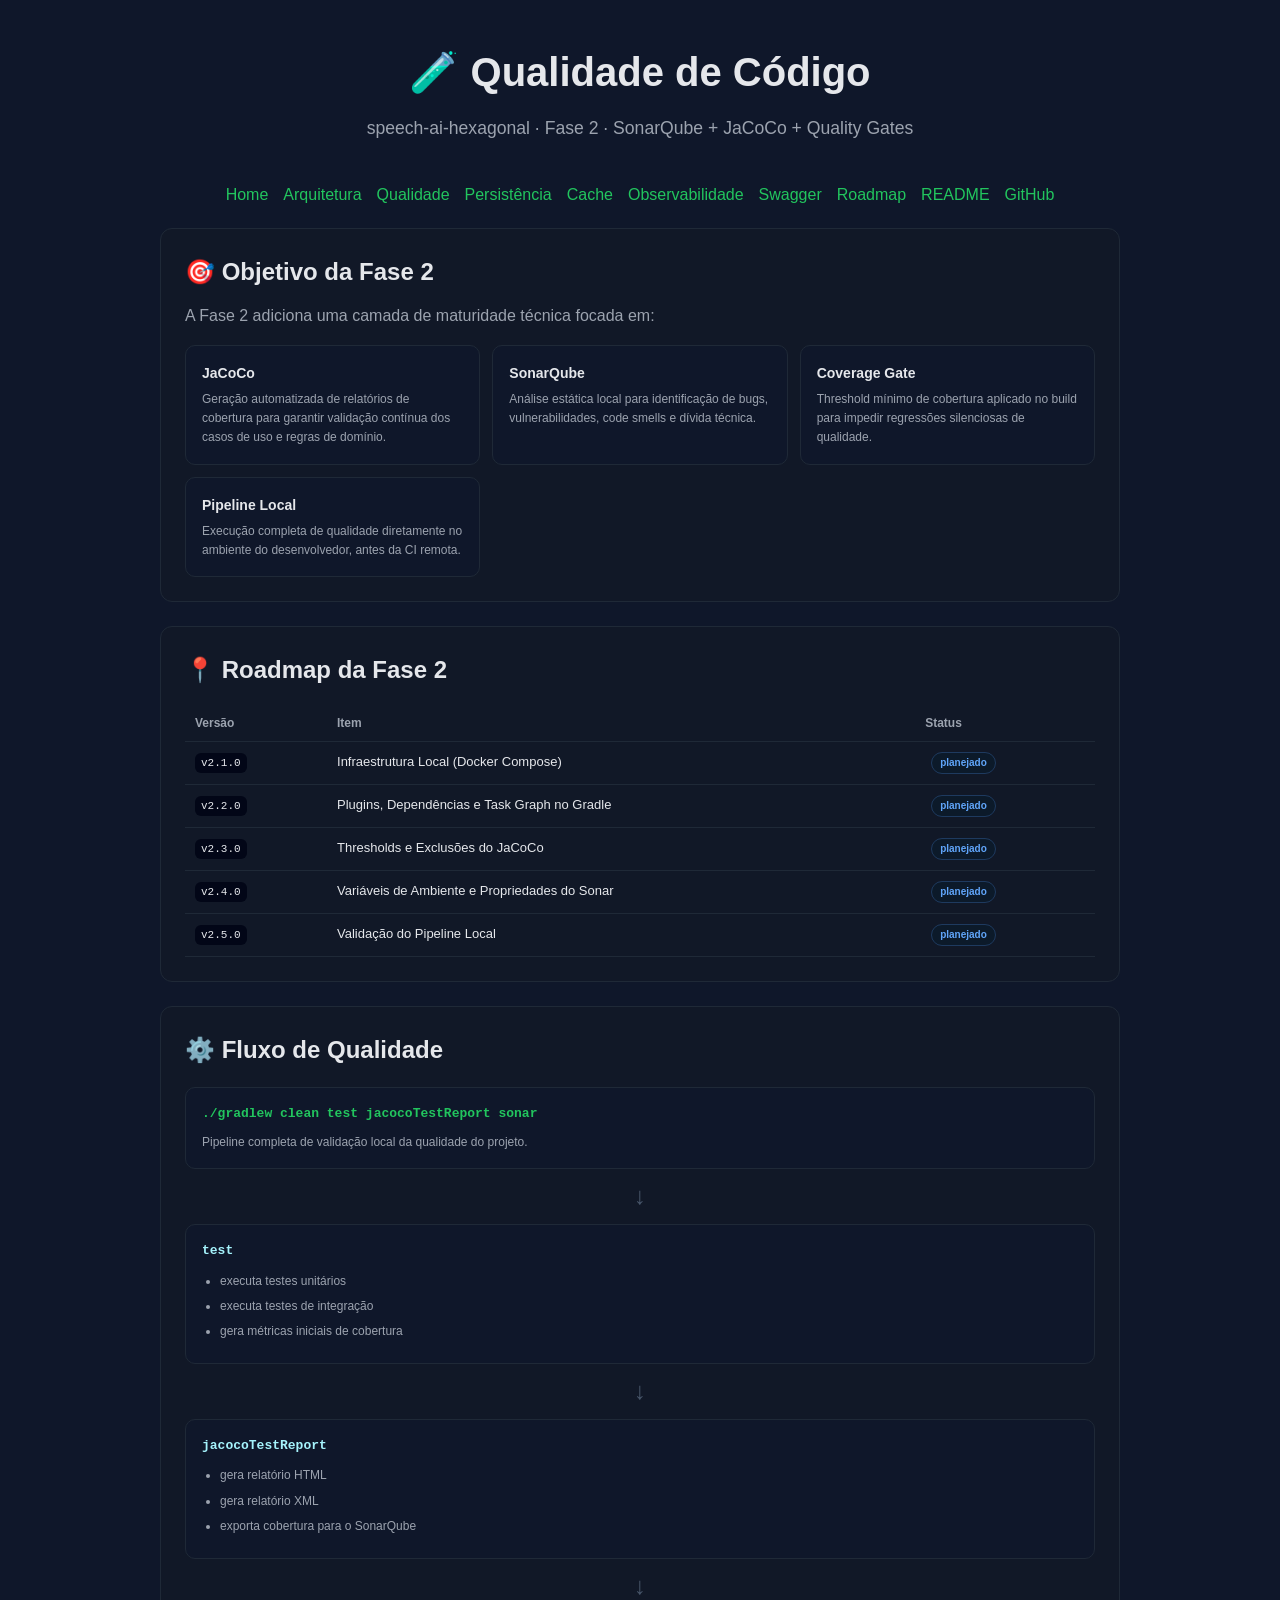
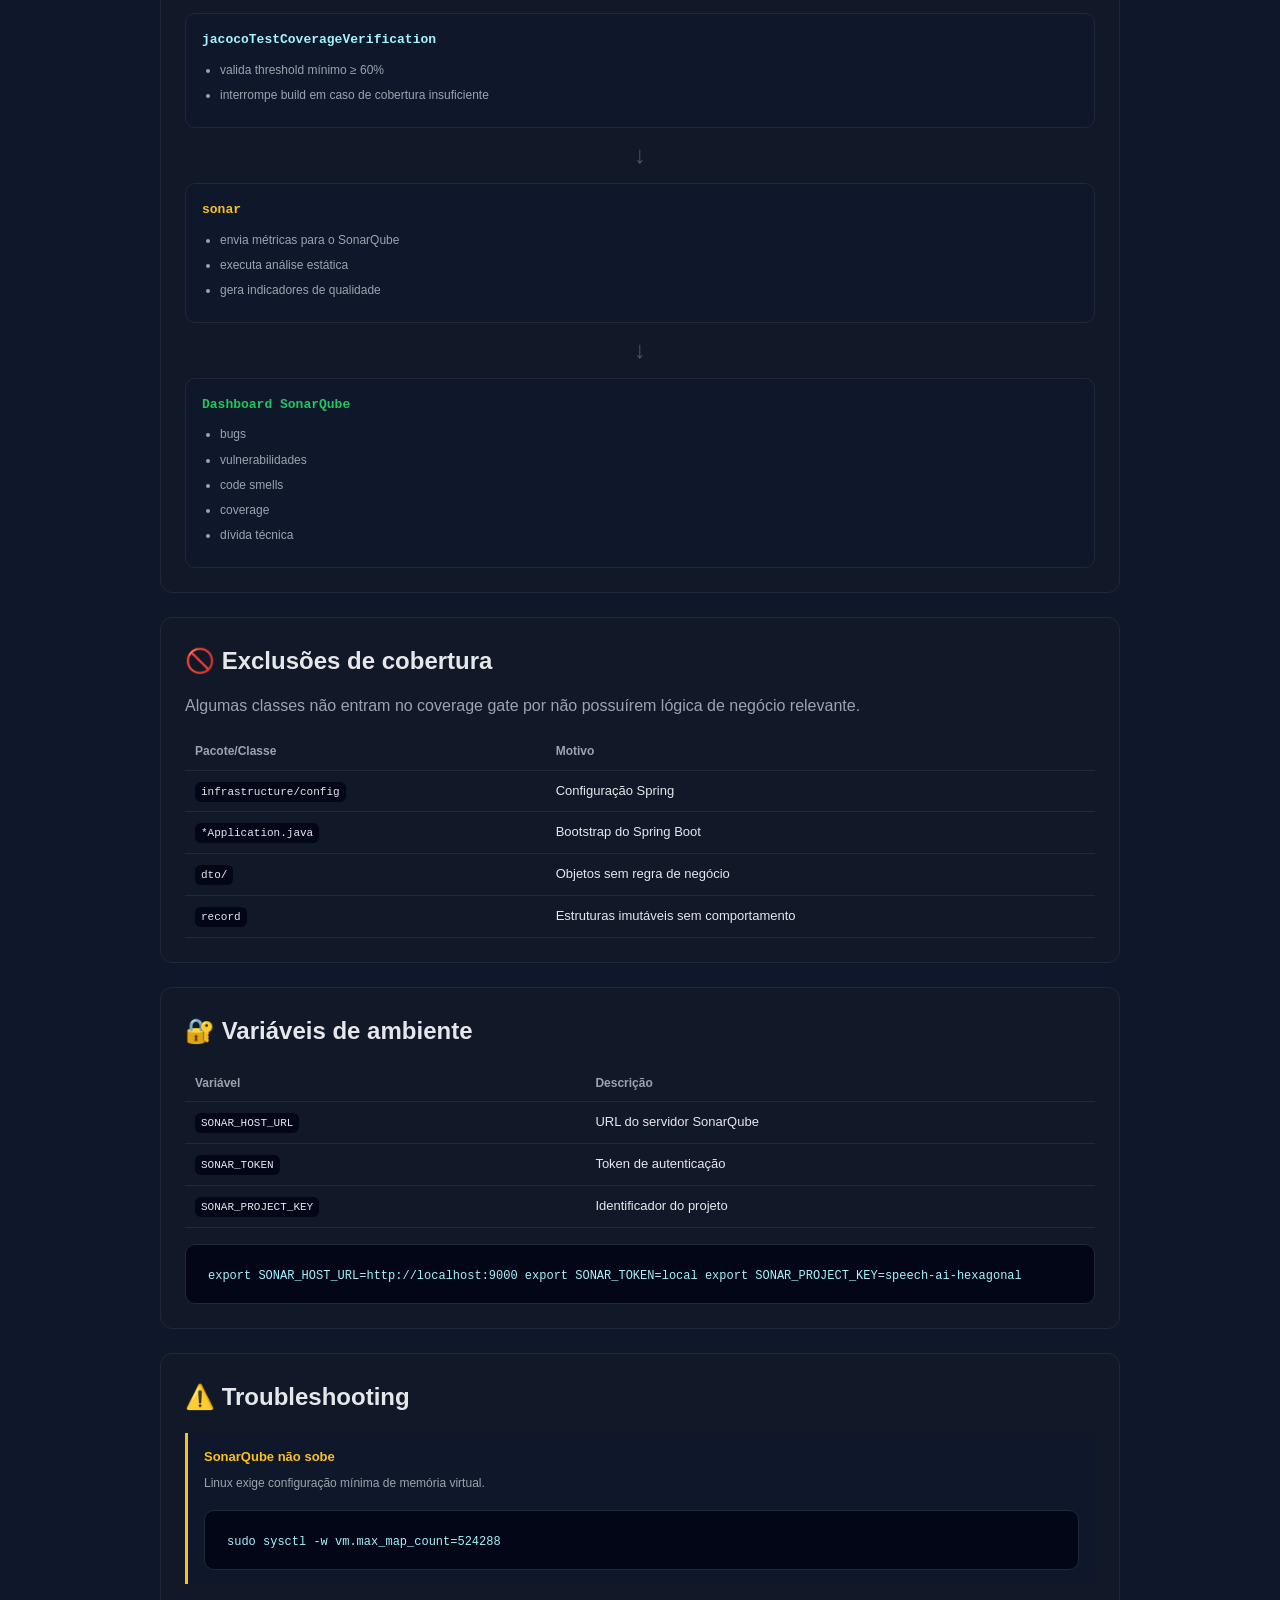
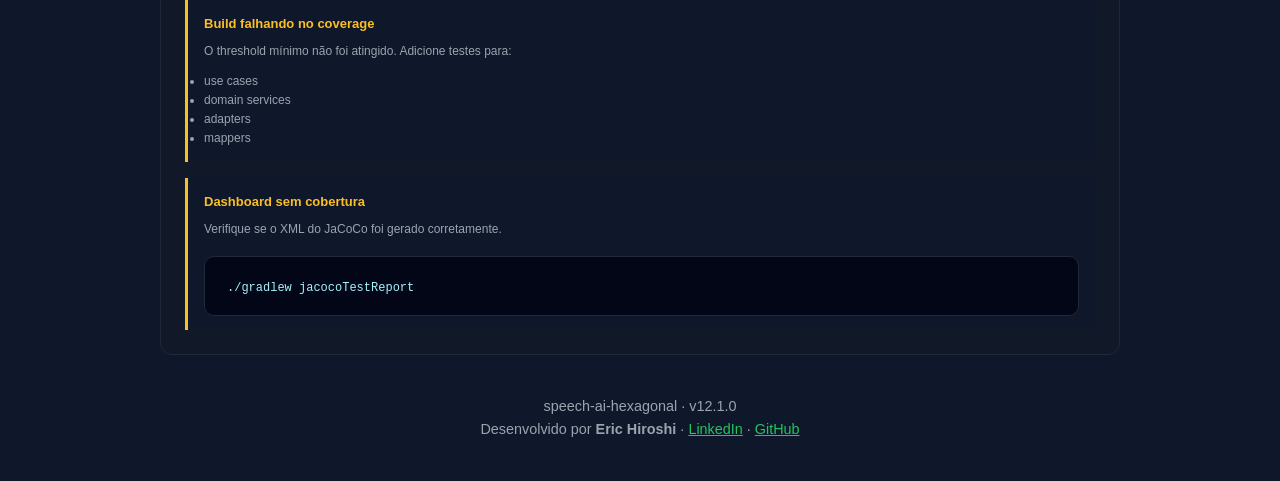
<file: docs/quality.html>
<!DOCTYPE html>
<html lang="pt-BR">
<head>
  <meta charset="UTF-8" />
  <meta name="viewport" content="width=device-width, initial-scale=1.0" />
  <title>Qualidade de Código — speech-ai-hexagonal</title>

  <link rel="stylesheet" href="styles.css" />

  <style>
    .quality-grid {
      display: grid;
      grid-template-columns: repeat(auto-fit, minmax(240px, 1fr));
      gap: 12px;
      margin-top: 16px;
    }

    .quality-card {
      background: #0f172a;
      border: 1px solid var(--border);
      border-radius: 10px;
      padding: 16px;
    }

    .quality-card h3 {
      font-size: 14px;
      margin-bottom: 6px;
      color: var(--text);
    }

    .quality-card p {
      font-size: 12px;
      color: var(--muted);
      line-height: 1.6;
    }

    .badge {
      display: inline-block;
      font-size: 10px;
      font-weight: 600;
      padding: 2px 8px;
      border-radius: 999px;
      margin-left: 6px;
      vertical-align: middle;
    }

    .planned {
      background: #0c1a2a;
      color: #60a5fa;
      border: 1px solid #1e3a5f;
    }

    .done {
      background: #0c2a1a;
      color: #22c55e;
      border: 1px solid #14532d;
    }

    .terminal {
      background: #020617;
      border: 1px solid var(--border);
      border-radius: 10px;
      padding: 16px;
      overflow-x: auto;
      margin-top: 16px;
    }

    .terminal code {
      font-family: "Courier New", monospace;
      font-size: 12px;
      color: #a5f3fc;
      line-height: 1.8;
    }

    .flow {
      background: #020617;
      border: 1px solid var(--border);
      border-radius: 10px;
      padding: 20px;
      margin-top: 16px;
      overflow-x: auto;
      font-family: "Courier New", monospace;
      font-size: 12px;
      line-height: 1.8;
      color: #a5f3fc;
    }

    .highlight {
      color: #22c55e;
    }

    .warn {
      color: #fbbf24;
    }

    .table {
      width: 100%;
      border-collapse: collapse;
      margin-top: 16px;
    }

    .table th {
      text-align: left;
      padding: 8px 10px;
      font-size: 12px;
      color: var(--muted);
      border-bottom: 1px solid var(--border);
    }

    .table td {
      padding: 10px;
      font-size: 13px;
      color: var(--text);
      border-bottom: 1px solid var(--border);
      vertical-align: top;
    }

    .table code {
      font-size: 11px;
    }

    .alert {
      background: #0f172a;
      border-left: 3px solid #fbbf24;
      border-radius: 0 8px 8px 0;
      padding: 14px 16px;
      margin-top: 16px;
    }

    .alert h4 {
      font-size: 13px;
      color: #fbbf24;
      margin-bottom: 6px;
    }

    .alert p {
      font-size: 12px;
      color: var(--muted);
      line-height: 1.7;
    }

    .pipeline {
  margin-top: 18px;
}

.pipeline-step {
  background: #0f172a;
  border: 1px solid var(--border);
  border-radius: 10px;
  padding: 16px;
}

.pipeline-step p {
  font-size: 12px;
  color: var(--muted);
  margin-top: 8px;
  line-height: 1.6;
}

.pipeline-step ul {
  margin-top: 10px;
  padding-left: 18px;
}

.pipeline-step li {
  font-size: 12px;
  color: var(--muted);
  margin-bottom: 6px;
}

.pipeline-title {
  font-family: "Courier New", monospace;
  font-size: 13px;
  font-weight: 700;
  color: #a5f3fc;
}

.pipeline-title.success {
  color: #22c55e;
}

.pipeline-title.warning {
  color: #fbbf24;
}

.pipeline-arrow {
  text-align: center;
  color: #475569;
  font-size: 24px;
  padding: 8px 0;
}
  </style>
</head>

<body>
  <div class="container">

    <header>
      <h1>🧪 Qualidade de Código</h1>
      <p class="subtitle">
        speech-ai-hexagonal · Fase 2 · SonarQube + JaCoCo + Quality Gates
      </p>
    </header>

    <nav>
      <a href="index.html">Home</a>
      <a href="architecture.html">Arquitetura</a>
      <a href="quality.html">Qualidade</a>
      <a href="persistence.html">Persistência</a>
      <a href="cache.html">Cache</a>
      <a href="observability.html">Observabilidade</a>
      <a href="swagger.html">Swagger</a>
      <a href="roadmap.html">Roadmap</a>
      <a href="https://github.com/erichiroshi/speech-ai-hexagonal/blob/main/README.md">README</a>
      <a href="https://github.com/erichiroshi/speech-ai-hexagonal">GitHub</a>
    </nav>

    <section class="card">
      <h2>🎯 Objetivo da Fase 2</h2>

      <p>
        A Fase 2 adiciona uma camada de maturidade técnica focada em:
      </p>

      <div class="quality-grid">
        <div class="quality-card">
          <h3>JaCoCo</h3>
          <p>
            Geração automatizada de relatórios de cobertura para garantir
            validação contínua dos casos de uso e regras de domínio.
          </p>
        </div>

        <div class="quality-card">
          <h3>SonarQube</h3>
          <p>
            Análise estática local para identificação de bugs,
            vulnerabilidades, code smells e dívida técnica.
          </p>
        </div>

        <div class="quality-card">
          <h3>Coverage Gate</h3>
          <p>
            Threshold mínimo de cobertura aplicado no build para impedir
            regressões silenciosas de qualidade.
          </p>
        </div>

        <div class="quality-card">
          <h3>Pipeline Local</h3>
          <p>
            Execução completa de qualidade diretamente no ambiente do desenvolvedor,
            antes da CI remota.
          </p>
        </div>
      </div>
    </section>

    <section class="card">
      <h2>📍 Roadmap da Fase 2</h2>

      <table class="table">
        <thead>
          <tr>
            <th>Versão</th>
            <th>Item</th>
            <th>Status</th>
          </tr>
        </thead>

        <tbody>
          <tr>
            <td><code>v2.1.0</code></td>
            <td>Infraestrutura Local (Docker Compose)</td>
            <td><span class="badge planned">planejado</span></td>
          </tr>

          <tr>
            <td><code>v2.2.0</code></td>
            <td>Plugins, Dependências e Task Graph no Gradle</td>
            <td><span class="badge planned">planejado</span></td>
          </tr>

          <tr>
            <td><code>v2.3.0</code></td>
            <td>Thresholds e Exclusões do JaCoCo</td>
            <td><span class="badge planned">planejado</span></td>
          </tr>

          <tr>
            <td><code>v2.4.0</code></td>
            <td>Variáveis de Ambiente e Propriedades do Sonar</td>
            <td><span class="badge planned">planejado</span></td>
          </tr>

          <tr>
            <td><code>v2.5.0</code></td>
            <td>Validação do Pipeline Local</td>
            <td><span class="badge planned">planejado</span></td>
          </tr>
        </tbody>
      </table>
    </section>

<section class="card">
  <h2>⚙️ Fluxo de Qualidade</h2>

  <div class="pipeline">

    <div class="pipeline-step">
      <div class="pipeline-title success">
        ./gradlew clean test jacocoTestReport sonar
      </div>

      <p>
        Pipeline completa de validação local da qualidade do projeto.
      </p>
    </div>

    <div class="pipeline-arrow">↓</div>

    <div class="pipeline-step">
      <div class="pipeline-title">
        test
      </div>

      <ul>
        <li>executa testes unitários</li>
        <li>executa testes de integração</li>
        <li>gera métricas iniciais de cobertura</li>
      </ul>
    </div>

    <div class="pipeline-arrow">↓</div>

    <div class="pipeline-step">
      <div class="pipeline-title">
        jacocoTestReport
      </div>

      <ul>
        <li>gera relatório HTML</li>
        <li>gera relatório XML</li>
        <li>exporta cobertura para o SonarQube</li>
      </ul>
    </div>

    <div class="pipeline-arrow">↓</div>

    <div class="pipeline-step">
      <div class="pipeline-title">
        jacocoTestCoverageVerification
      </div>

      <ul>
        <li>valida threshold mínimo ≥ 60%</li>
        <li>interrompe build em caso de cobertura insuficiente</li>
      </ul>
    </div>

    <div class="pipeline-arrow">↓</div>

    <div class="pipeline-step">
      <div class="pipeline-title warning">
        sonar
      </div>

      <ul>
        <li>envia métricas para o SonarQube</li>
        <li>executa análise estática</li>
        <li>gera indicadores de qualidade</li>
      </ul>
    </div>

    <div class="pipeline-arrow">↓</div>

    <div class="pipeline-step">
      <div class="pipeline-title success">
        Dashboard SonarQube
      </div>

      <ul>
        <li>bugs</li>
        <li>vulnerabilidades</li>
        <li>code smells</li>
        <li>coverage</li>
        <li>dívida técnica</li>
      </ul>
    </div>

  </div>
</section>

    <section class="card">
      <h2>🚫 Exclusões de cobertura</h2>

      <p>
        Algumas classes não entram no coverage gate por não possuírem
        lógica de negócio relevante.
      </p>

      <table class="table">
        <thead>
          <tr>
            <th>Pacote/Classe</th>
            <th>Motivo</th>
          </tr>
        </thead>

        <tbody>
          <tr>
            <td><code>infrastructure/config</code></td>
            <td>Configuração Spring</td>
          </tr>

          <tr>
            <td><code>*Application.java</code></td>
            <td>Bootstrap do Spring Boot</td>
          </tr>

          <tr>
            <td><code>dto/</code></td>
            <td>Objetos sem regra de negócio</td>
          </tr>

          <tr>
            <td><code>record</code></td>
            <td>Estruturas imutáveis sem comportamento</td>
          </tr>
        </tbody>
      </table>
    </section>

    <section class="card">
      <h2>🔐 Variáveis de ambiente</h2>

      <table class="table">
        <thead>
          <tr>
            <th>Variável</th>
            <th>Descrição</th>
          </tr>
        </thead>

        <tbody>
          <tr>
            <td><code>SONAR_HOST_URL</code></td>
            <td>URL do servidor SonarQube</td>
          </tr>

          <tr>
            <td><code>SONAR_TOKEN</code></td>
            <td>Token de autenticação</td>
          </tr>

          <tr>
            <td><code>SONAR_PROJECT_KEY</code></td>
            <td>Identificador do projeto</td>
          </tr>
        </tbody>
      </table>

      <div class="terminal">
        <code>
export SONAR_HOST_URL=http://localhost:9000
export SONAR_TOKEN=local
export SONAR_PROJECT_KEY=speech-ai-hexagonal
        </code>
      </div>
    </section>

    <section class="card">
      <h2>⚠️ Troubleshooting</h2>

      <div class="alert">
        <h4>SonarQube não sobe</h4>
        <p>
          Linux exige configuração mínima de memória virtual.
        </p>

        <div class="terminal">
          <code>
sudo sysctl -w vm.max_map_count=524288
          </code>
        </div>
      </div>

      <div class="alert">
        <h4>Build falhando no coverage</h4>
        <p>
          O threshold mínimo não foi atingido.
          Adicione testes para:
        </p>

        <ul style="margin-top:10px; color:var(--muted); font-size:12px">
          <li>use cases</li>
          <li>domain services</li>
          <li>adapters</li>
          <li>mappers</li>
        </ul>
      </div>

      <div class="alert">
        <h4>Dashboard sem cobertura</h4>
        <p>
          Verifique se o XML do JaCoCo foi gerado corretamente.
        </p>

        <div class="terminal">
          <code>
./gradlew jacocoTestReport
          </code>
        </div>
      </div>
    </section>

    <footer>
      <p>speech-ai-hexagonal · v12.1.0</p>
      <p>Desenvolvido por <strong>Eric Hiroshi</strong> ·
        <a href="https://www.linkedin.com/in/eric-hiroshi/" style="color:var(--primary)">LinkedIn</a> ·
        <a href="https://github.com/erichiroshi" style="color:var(--primary)">GitHub</a>
      </p>
    </footer>

  </div>
</body>
</html>
</file>
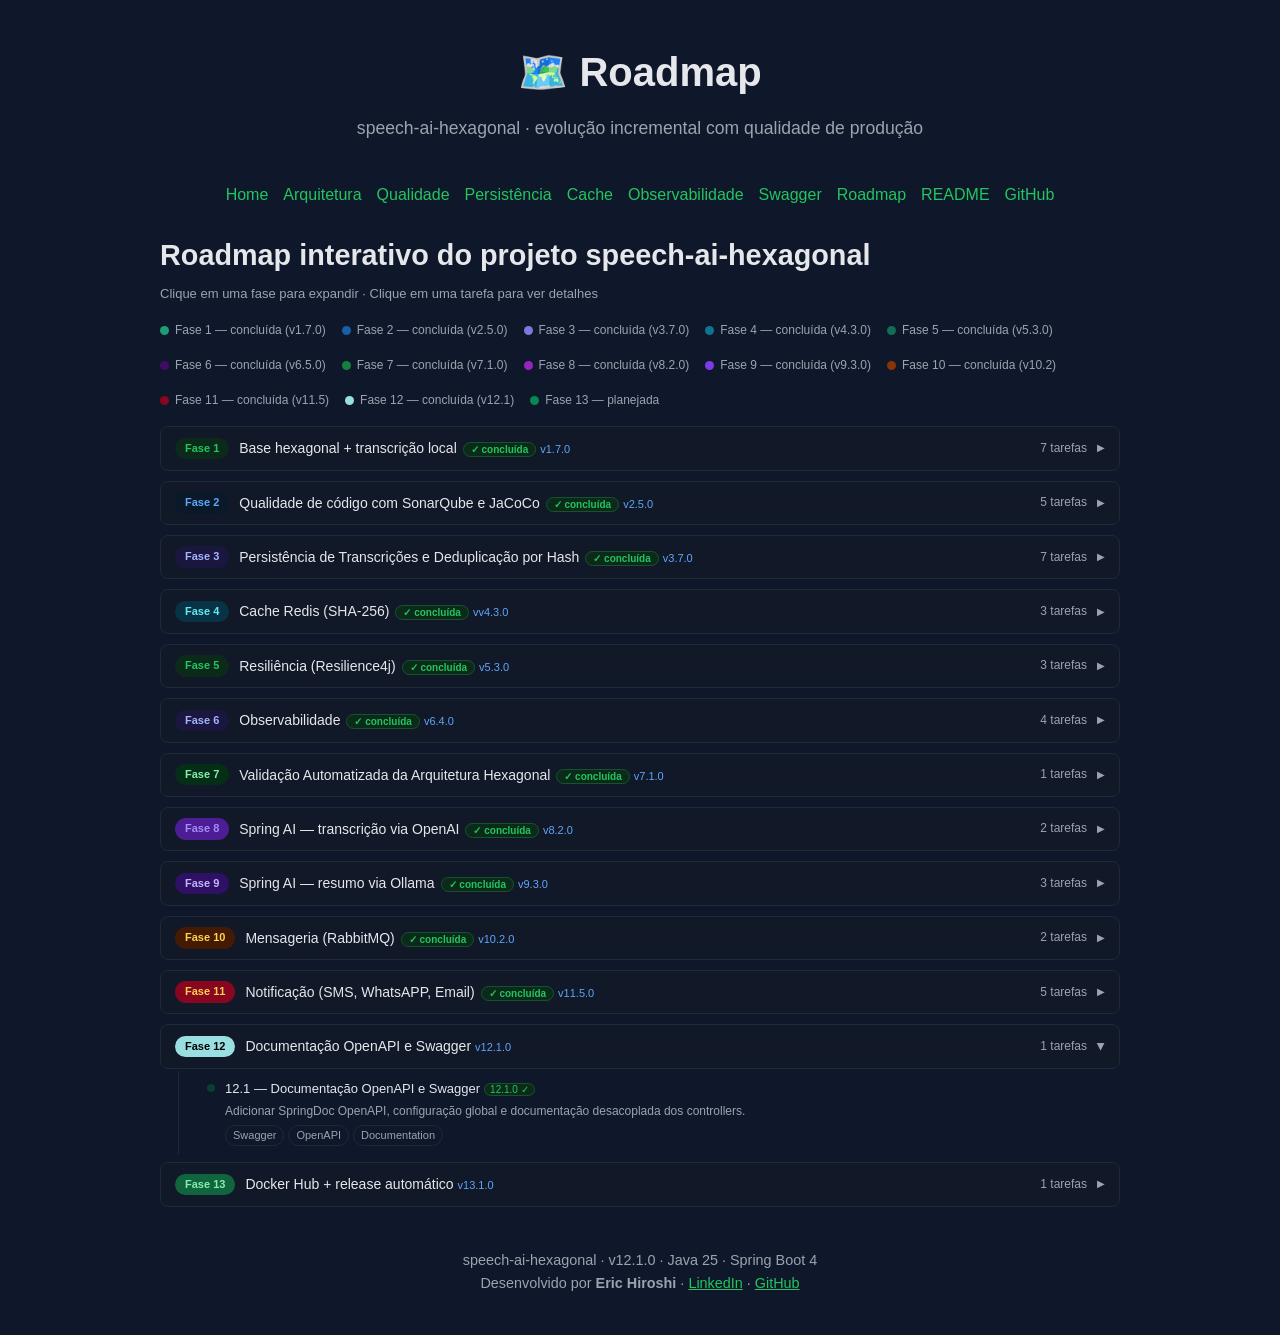
<file: docs/roadmap.html>
<!DOCTYPE html>
<html lang="pt-BR">
<head>
  <meta charset="UTF-8" />
  <meta name="viewport" content="width=device-width, initial-scale=1.0" />
  <title>Roadmap — speech-ai-hexagonal</title>
  <link rel="stylesheet" href="styles.css" />
  <style>
    .phase-header {
      display: flex; align-items: center; gap: 10px;
      padding: 10px 14px; border-radius: 8px;
      cursor: pointer; user-select: none;
      border: 1px solid var(--border);
      background: var(--card);
      margin-bottom: 2px;
    }
    .phase-header:hover { background: #1a2234; }
    .phase-badge {
      font-size: 11px; font-weight: 600; padding: 2px 10px;
      border-radius: 99px; white-space: nowrap;
    }
    .phase-title { font-size: 14px; font-weight: 500; flex: 1; color: var(--text); }
    .phase-meta { font-size: 12px; color: var(--muted); }
    .chevron { font-size: 10px; color: var(--muted); transition: transform 0.2s; }
    .chevron.open { transform: rotate(90deg); }

    .tasks { overflow: hidden; transition: max-height 0.3s ease; }
    .task-item {
      display: flex; align-items: flex-start; gap: 10px;
      padding: 8px 14px 8px 28px;
      border-left: 1.5px solid var(--border);
      margin-left: 18px;
      cursor: pointer;
    }
    .task-item:hover { background: #1a2234; border-radius: 0 8px 8px 0; }
    .task-dot { width: 8px; height: 8px; border-radius: 50%; margin-top: 5px; flex-shrink: 0; }
    .task-body { flex: 1; }
    .task-title { font-size: 13px; font-weight: 500; color: var(--text); }
    .task-desc { font-size: 12px; color: var(--muted); margin-top: 2px; line-height: 1.5; }
    .task-tags { display: flex; flex-wrap: wrap; gap: 4px; margin-top: 5px; }
    .tag {
      font-size: 11px; padding: 1px 7px; border-radius: 99px;
      border: 1px solid var(--border); color: var(--muted);
    }
    .detail-panel {
      background: var(--card); border: 1px solid var(--border);
      border-radius: 10px; padding: 16px; margin-top: 12px; font-size: 13px;
    }
    .detail-panel h3 { font-size: 14px; font-weight: 500; margin-bottom: 8px; color: var(--text); }
    .detail-panel p { color: var(--muted); line-height: 1.6; margin-bottom: 8px; }
    .code-block {
      background: #020617; border: 1px solid var(--border);
      border-radius: 8px; padding: 10px 12px;
      font-family: 'Courier New', monospace;
      font-size: 12px; color: #86efac;
      overflow-x: auto; margin-top: 6px; line-height: 1.6;
    }
    .dep-list { display: flex; flex-wrap: wrap; gap: 4px; margin-top: 6px; }
    .dep-tag {
      font-size: 11px; padding: 2px 8px; border-radius: 99px;
      background: #0c2a1a; color: #22c55e; border: 1px solid #14532d;
    }
    .close-btn { float: right; font-size: 12px; color: var(--muted); cursor: pointer; padding: 0 4px; }
    .close-btn:hover { color: var(--text); }
    .legend { display: flex; gap: 16px; flex-wrap: wrap; margin: 16px 0; }
    .legend-item { display: flex; align-items: center; gap: 6px; font-size: 12px; color: var(--muted); }
    .legend-dot { width: 9px; height: 9px; border-radius: 50%; }
    .hint { font-size: 13px; color: var(--muted); margin-bottom: 16px; }
    .done-badge {
      font-size: 10px; font-weight: 600; padding: 1px 7px;
      border-radius: 99px; background: #0c2a1a; color: #22c55e;
      border: 1px solid #14532d; margin-left: 6px;
    }
  </style>
</head>
<body>
  <div class="container">
    <header>
      <h1>🗺️ Roadmap</h1>
      <p class="subtitle">speech-ai-hexagonal · evolução incremental com qualidade de produção</p>
    </header>

    <nav>
      <a href="index.html">Home</a>
      <a href="architecture.html">Arquitetura</a>
      <a href="quality.html">Qualidade</a>
      <a href="persistence.html">Persistência</a>
      <a href="cache.html">Cache</a>
      <a href="observability.html">Observabilidade</a>
      <a href="swagger.html">Swagger</a>
      <a href="roadmap.html">Roadmap</a>
      <a href="https://github.com/erichiroshi/speech-ai-hexagonal/blob/main/README.md">README</a>
      <a href="https://github.com/erichiroshi/speech-ai-hexagonal">GitHub</a>
    </nav>

    <h1 style="font-size:1.8rem; margin: 24px 0 6px;">Roadmap interativo do projeto speech-ai-hexagonal</h1>
    <p class="hint">Clique em uma fase para expandir · Clique em uma tarefa para ver detalhes</p>

    <div class="legend">
      <div class="legend-item"><div class="legend-dot" style="background:#1D9E75"></div>Fase 1 — concluída (v1.7.0)</div>
      <div class="legend-item"><div class="legend-dot" style="background:#185FA5"></div>Fase 2 — concluída (v2.5.0)</div>
      <div class="legend-item"><div class="legend-dot" style="background:#7F77DD"></div>Fase 3 — concluída (v3.7.0)</div>
      <div class="legend-item"><div class="legend-dot" style="background:#0e7490"></div>Fase 4 — concluída (v4.3.0)</div>
      <div class="legend-item"><div class="legend-dot" style="background:#0F6E56"></div>Fase 5 — concluída (v5.3.0)</div>
      <div class="legend-item"><div class="legend-dot" style="background:#520775c2"></div>Fase 6 — concluída (v6.5.0)</div>
      <div class="legend-item"><div class="legend-dot" style="background:#15803d"></div>Fase 7 — concluída (v7.1.0)</div>
      <div class="legend-item"><div class="legend-dot" style="background:#bc27e9c9"></div>Fase 8 —  concluída (v8.2.0)</div>
      <div class="legend-item"><div class="legend-dot" style="background:#7c3aed"></div>Fase 9 —  concluída (v9.3.0)</div>
      <div class="legend-item"><div class="legend-dot" style="background:#883506"></div>Fase 10 —  concluída (v10.2)</div>
      <div class="legend-item"><div class="legend-dot" style="background:#880620"></div>Fase 11 —  concluída (v11.5)</div>
      <div class="legend-item"><div class="legend-dot" style="background:#99dfe1"></div>Fase 12 — concluída (v12.1)</div>
      <div class="legend-item"><div class="legend-dot" style="background:#06884e"></div>Fase 13 — planejada</div>
    </div>

    <div id="phases"></div>
    <div id="detail-container"></div>

    <footer>
      <p>speech-ai-hexagonal · v12.1.0 · Java 25 · Spring Boot 4</p>
      <p>Desenvolvido por <strong>Eric Hiroshi</strong> ·
        <a href="https://www.linkedin.com/in/eric-hiroshi/" style="color:var(--primary)">LinkedIn</a> ·
        <a href="https://github.com/erichiroshi" style="color:var(--primary)">GitHub</a>
      </p>
    </footer>

  <script>
    const phases = [
      {
        id: 1, label: "Fase 1", title: "Base hexagonal + transcrição local",
        color: "#1D9E75", badgeBg: "#0c2a1a", badgeColor: "#22c55e",
        version: "v1.7.0", taskCount: 7, done: true,
        tasks: [
          {
            title: "1.1 — Setup do projeto",
            desc: "build.gradle, settings.gradle, estrutura de pacotes hexagonal",
            tags: ["Gradle", "Spring Boot 4", "Java 25"],
            done: true,
            version: "v1.1.0",
            detail: "Criação do projeto com estrutura hexagonal desde o início: domain/, application/port/in, , infrastructure/adapter/in|out, infrastructure/config/. Sem frameworks mágicos — portas são interfaces Java puras.",
            snippet: "br.com.erichiroshi.speechai/\n├── domain/model/Transcription.java\n├── domain/port/out/SpeechToTextPort.java\n├── application/port/in/TranscribeAudioPort.java\n├── application/TranscribeAudioUseCase.java\n└── infrastructure/http/TranscriptionController.java"
          },
          {
            title: "1.2 — Domínio + portas de entrada e saída",
            desc: "Transcription (domínio), TranscribeAudioPort (porta in), SpeechToTextPort (portas out)",
            tags: ["Hexagonal", "Domain", "Ports"],
            done: true,
            version: "v1.2.0",
            detail: "Transcription é o agregado central. TranscribeAudioPort define o contrato de entrada. SpeechToTextPort abstrai qualquer motor de transcrição (Speaches hoje, OpenAI amanhã). Nenhuma classe do domínio importa Spring.",
            snippet: "public interface SpeechToTextPort {\n    Transcription transcribe(byte[] audio, String filename);\n}\n\npublic interface TranscribeAudioPort {\n    TranscriptionOutput execute(TranscriptionInput input);\n}"
          },
          {
            title: "1.3 — TranscribeAudioUseCase (use case)",
            desc: "Orquestra: SpeechToTextPort → retorna",
            tags: ["UseCase", "Service", "SRP"],
            done: true,
            version: "v1.3.0",
            detail: "TranscribeAudioUseCase implementa TranscribeAudioPort. Delega para SpeechToTextPort. Retorna Transcription. Lógica de negócio 100% livre de Spring — testável sem contexto.",
            snippet: "// Fluxo do use case:\n// 1. result = speechToText.transcribe(bytes, filename, contentType)"
          },
          {
            title: "1.4 — SpeachesAdapter (RestClient)",
            desc: "Implementa SpeechToTextPort via RestClient → POST /v1/audio/transcriptions",
            tags: ["RestClient", "Speaches", "Adapter"],
            done: true,
            version: "v1.4.0",
            detail: "SpeachesAdapter implements SpeechToTextPort. Constrói MultipartBodyBuilder com os bytes do áudio. Chama Speaches via RestClient (configurado em RestClientConfig). Mapeia SpeachesResponse → Transcription. Lança SpeechToTextException em falhas.",
            snippet: "@Component\npublic class SpeachesAdapter implements SpeechToTextPort {\n    public Transcription transcribe(byte[] audio, String filename, String contentType) {\n        // RestClient → Speaches → SpeachesResponse → Transcription\n    }\n}"
          },
          {
            title: "1.5 — TranscriptionController + GlobalExceptionHandler",
            desc: "POST /api/transcriptions, validação multipart, ProblemDetail RFC 9457",
            tags: ["REST", "ProblemDetail", "Validation"],
            done: true,
            version: "v1.5.0",
            detail: "TranscriptionController recebe MultipartFile, valida tipo (wav/mpeg) e tamanho (5MB), chama o use case. GlobalExceptionHandler trata AudioValidationException → 400, SpeechToTextException → 502, genéricas → 500. Tudo em ProblemDetail (RFC 9457).",
            snippet: "POST /api/transcriptions\nContent-Type: multipart/form-data\n\nResponse 200:\n{ \"audioTranscription\": \"...\" }\n\nResponse 400:\n{ \"type\": \"/errors/audio-validation\", \"title\": \"Arquivo inválido\" }"
          },
          {
            title: "1.6 — Testes (Mockito + MockWebServer)",
            desc: "TranscribeAudioUseCaseTest, TranscriptionControllerTest, SpeachesAdapterTest",
            tags: ["JUnit 5", "Mockito", "MockWebServer", "WebMvcTest"],
            done: true,
            version: "v1.6.0",
            detail: "TranscribeAudioUseCaseTest: Mockito puro (sem contexto Spring), testa caminho feliz, validações de bytes/tamanho/Content-Type. TranscriptionControllerTest: @WebMvcTest com @MockitoBean, testa 200/400/502/500. SpeachesAdapterTest: MockWebServer para simular Speaches, testa sucesso, erros HTTP e resposta vazia. Cobertura alvo: ≥60%.",
            snippet: "// SpeachesAdapterTest — MockWebServer\nmockWebServer.enqueue(new MockResponse()\n  .setResponseCode(200)\n  .setBody(\"{\"text\": \"Olá, mundo.\"}\"));\n\nTranscription result = adapter.transcribe(bytes, \"audio.wav\", \"audio/wav\");\nassertThat(result.getText()).isEqualTo(\"Olá, mundo.\");"
          },
          {
            title: "1.7 — Docker Compose + frontend + README",
            desc: "compose.yml (app + speaches), compose.dev.yml (speaches apenas), Dockerfile multi-stage, frontend dark theme",
            tags: ["Docker", "Frontend", "README"],
            done: true,
            version: "v1.7.0",
            detail: "docker-compose.yml (prod): API + Speaches com healthcheck e depends_on. docker-compose.dev.yml: apenas Speaches para rodar a API via ./gradlew bootRun. Dockerfile multi-stage (builder + runtime). Frontend dark theme com tema atualizado. README profissional com badges, arquitetura, quick start.",
            snippet: "# Dev:\ndocker compose -f docker-compose.dev.yml up -d\n./gradlew bootRun --args='--spring.profiles.active=dev'\n\n# Prod:\ndocker compose up -d"
          }
        ]
      },
      {
        id: 2, label: "Fase 2", title: "Qualidade de código com SonarQube e JaCoCo",
        color: "#185FA5", badgeBg: "#0a1929", badgeColor: "#60a5fa",
        version: "v2.5.0", taskCount: 5, done: true,
        tasks: [
          {
            title: "2.1 — Infraestrutura Local (Docker Compose)",
            desc: "Atualização do compose.yml com serviço SonarQube e volumes persistentes",
            tags: ["Docker", "SonarQube", "DevOps"],
            done: true,
            version: "v2.1.0",
            detail: "Adição do serviço do SonarQube (imagem oficial LTS) no compose.yml. Configuração de limites de memória necessários (vm.max_map_count) e mapeamento de volumes locais para persistência de dados e plugins. Liberação da porta 9000 e validação do acesso inicial via localhost:9000.",
            snippet: "sonarqube:\n  image: sonarqube:lts-community\n  container_name: sonarqube_local\n  ports:\n    - \"9000:9000\"\n  volumes:\n    - sonar_data:/opt/sonarqube/data\n    - sonar_extensions:/opt/sonarqube/extensions\n    - sonar_logs:/opt/sonarqube/logs\n  ulimits:\n    nofile:\n      soft: 65536\n      hard: 65536"
          },
          {
            title: "2.2 — Plugins, Dependências e Task Graph no Gradle",
            desc: "Aplicação dos plugins do JaCoCo e SonarQube no build.gradle e amarração de tasks",
            tags: ["Gradle", "JaCoCo", "Build-Tool"],
            done: true,
            version: "v2.2.0",
            detail: "Inclusão dos plugins 'jacoco' e 'org.sonarqube'. Configuração do grafo de execução do Gradle para que a task 'sonar' dependa obrigatoriamente de 'jacocoTestReport', e esta dependa de 'test'. Garante que a análise de código só ocorra após a geração dos relatórios de cobertura mais recentes.",
            snippet: "plugins {\n    id 'jacoco'\n    id 'org.sonarqube' version '5.1.0.4860'\n}\n\ntasks.named('sonar') {\n    dependsOn tasks.named('jacocoTestReport')\n}\ntasks.named('jacocoTestReport') {\n    dependsOn tasks.named('test')\n}"
          },
          {
            title: "2.3 — Configuração de Thresholds e Exclusões do JaCoCo",
            desc: "Definição de regras de validação de cobertura mínima e exclusão de pacotes",
            tags: ["JaCoCo", "Quality-Gate", "TDD"],
            done: true,
            version: "v2.3.0",
            detail: "Configuração da task 'jacocoTestCoverageVerification' para validar o limite mínimo (threshold) de 60% de cobertura geral. Criação de regras de exclusão para ignorar pacotes de configuração (infrastructure/config), classes de bootstrap do Spring Boot e registros/DTOs que não possuem lógica de negócio.",
            snippet: "jacocoTestReport {\n    reports { xml.required = true }\n    afterEvaluate {\n        classDirectories.setFrom(files(classDirectories.files.collect {\n            fileTree(dir: it, exclude: ['**/config/**', '**/dto/**', '*Application*]')\n        }))\n    }}\n\njacocoTestCoverageVerification {\n    violationRules {\n        rule {\n            limit { minimum = 0.60 }\n        }\n    }\n}"
          },
          {
            title: "2.4 — Variáveis de Ambiente e Propriedades do Sonar",
            desc: "Mapeamento das propriedades do SonarQube e chaves do projeto no build.gradle",
            tags: ["SonarQube", "Security", "Gradle"],
            done: true,
            version: "v2.4.0",
            detail: "Configuração do bloco 'sonar.properties' no Gradle. Definição da chave única do projeto, nome, caminhos dos fontes e apontamento dos relatórios XML gerados pelo JaCoCo. Parametrização da URL do servidor e token de autenticação via variáveis de ambiente para evitar credenciais expostas no repositório.",
            snippet: "sonar {\n    properties {\n        property \"sonar.projectName\", \"hexagonal-api\"\n        property \"sonar.projectKey\", \"hexagonal-api-key\"\n        property \"sonar.host.url\", System.getenv(\"SONAR_HOST_URL\") ?: \"http://localhost:9000\"\n        property \"sonar.token\", System.getenv(\"SONAR_TOKEN\")\n        property \"sonar.coverage.jacoco.xmlReportPaths\", \"${project.layout.buildDirectory.get()}/reports/jacoco/test/jacocoTestReport.xml\"\n    }\n}"
          },
          {
            title: "2.5 — Validação do Pipeline Local",
            desc: "Execução do fluxo completo de testes, geração de relatórios e inspeção no dashboard",
            tags: ["Quality-Gate", "Testing", "SonarQube"],
            done: true,
            version: "v2.5.0",
            detail: "Execução do comando unificado de teste e análise. Verificação da quebra do build caso o threshold do JaCoCo não seja atingido. Acesso ao localhost:9000 para validação das métricas de Bugs, Vulnerabilidades, Code Smells e a árvore visual de cobertura gerada pela arquitetura hexagonal implementada na Fase 1.",
            snippet: "# Execução local passo a passo:\n# 1. export SONAR_TOKEN=seu_token_gerado_no_sonar\n# 2. ./gradlew test jacocoTestReport jacocoTestCoverageVerification sonar\n# 3. Abrir http://localhost:9000 no navegador para ver o dashboard"
          },
          {
            title: "2.6 — Integração de Cobertura com Codecov",
            desc: "Configurar envio de cobertura do JaCoCo para Codecov via GitHub Actions.",
            tags: ["Codecov", "CI/CD", "GitHub Actions"],
            done: true,
            version: "v2.6.0",
            detail: "Integrar o projeto ao Codecov utilizando os relatórios XML gerados pelo JaCoCo como fonte oficial de cobertura. Configurar upload automático no pipeline CI do GitHub Actions após execução dos testes, permitindo visualização histórica, métricas por pull request e análise incremental de cobertura. Definir fail conditions para cobertura mínima, habilitar comentários automáticos em PRs e preparar badges públicas para README. Garantir que segredos e tokens sejam isolados via GitHub Secrets e que a pipeline continue desacoplada da lógica de domínio.",
            snippet: "uses: codecov/codecov-action@v5\nwith:\n files: build/reports/jacoco/test/jacocoTestReport.xml\n fail_ci_if_error: true"
          }
        ]
      },
      {
        id: 3, label: "Fase 3", title: "Persistência de Transcrições e Deduplicação por Hash",
        color: "#7F77DD", badgeBg: "#1a1640", badgeColor: "#a5b4fc",
        version: "v3.7.0", taskCount: 7, done: true,
        tasks: [
          {
            title: "3.1 — Setup PostgreSQL + JPA + Flyway",
            desc: "Adicionar PostgreSQL, Spring Data JPA, Flyway e configurações iniciais da persistência.",
            tags: ["PostgreSQL", "JPA", "Flyway"],
            done: true,
            version: "3.1.0",
            detail: "Configurar infraestrutura de persistência utilizando PostgreSQL com volume persistente no docker-compose. Adicionar dependências Spring Data JPA, PostgreSQL Driver e Flyway no build.gradle. Configurar datasource, pool de conexões HikariCP, dialect do Hibernate e estratégia de migrations versionadas via Flyway. Garantir isolamento da infraestrutura na camada adapter preservando o domínio desacoplado do ORM e do banco de dados.",
            snippet: "services:\n postgres:\n image: postgres:16\n environment:\n POSTGRES_DB: speech_ai\n POSTGRES_USER: postgres\n POSTGRES_PASSWORD: postgres\n ports:\n - \"5432:5432\"\n volumes:\n - postgres_data:/var/lib/postgresql/data\n\nspring:\n datasource:\n url: jdbc:postgresql://localhost:5432/speech_ai\n username: postgres\n jpa:\n hibernate:\n ddl-auto: validate"
          },
          {
            title: "3.2 — Entidade de Domínio e Portas de Persistência",
            desc: "Criar entidade Transcription e portas orientadas ao domínio para persistência e consulta.",
            tags: ["Hexagonal", "Domain", "Ports"],
            done: true,
            version: "3.2.0",
            detail: "Criar entidade de domínio responsável por representar uma transcrição persistida contendo UUID, hash SHA-256 do áudio, conteúdo transcrito e timestamp de criação. Definir portas de saída desacopladas de framework para consulta por hash e persistência da transcrição. A modelagem preserva o domínio puro sem dependência de JPA ou Spring e prepara a aplicação para futura reutilização inteligente de transcrições sem acoplamento ao banco ou cache.",
            snippet: "public interface TranscriptionGateway {\n\n Optional<Transcription> findByAudioHash(String hash);\n\n Transcription save(Transcription transcription);\n}\n\npublic class Transcription {\n\n private UUID id;\n private String audioHash;\n private String content;\n private Instant createdAt;\n}"
          },
          {
            title: "3.3 — Serviço de Geração de AudioHash",
            desc: "Implementar serviço responsável por gerar SHA-256 hexadecimal do conteúdo binário.",
            tags: ["SHA-256", "Service", "Domain"],
            done: true,
            version: "3.3.0",
            detail: "Criar componente isolado responsável pela geração determinística do audioHash utilizando SHA-256 hexadecimal baseado no conteúdo binário do áudio. O serviço é reutilizável pelos use cases de persistência e consulta, garantindo consistência na deduplicação futura e evitando dependência direta de bibliotecas criptográficas no domínio.",
            snippet: "MessageDigest md = MessageDigest.getInstance(\"SHA-256\");\nbyte[] hash = md.digest(audioBytes);\nreturn HexFormat.of().formatHex(hash);"
          },
          {
            title: "3.5 — GetTranscriptionByHashUseCase",
            desc: "Implementar use case responsável pela busca de transcrição reutilizando audioHash.",
            tags: ["UseCase", "Cache Strategy", "Application"],
            done: true,
            version: "3.5.0",
            detail: "Implementar caso de uso focado exclusivamente na recuperação de transcrições por audioHash. O fluxo será utilizado futuramente como primeira camada de deduplicação antes do envio para IA, reduzindo chamadas desnecessárias e custo computacional. O comportamento permanece orientado ao domínio sem acoplamento direto ao PostgreSQL.",
            snippet: "Optional<Transcription> result =\n gateway.findByAudioHash(audioHash);"
          },
          {
            title: "3.6 — Adapter JPA + Repository PostgreSQL",
            desc: "Implementar adapter de persistência utilizando Spring Data JPA e PostgreSQL.",
            tags: ["Adapter", "JPA", "PostgreSQL"],
            done: true,
            version: "3.6.0",
            detail: "Criar adapter de saída responsável por implementar a porta TranscriptionGateway utilizando Spring Data JPA. Mapear entidade JPA separada da entidade de domínio para preservar isolamento arquitetural. Implementar repository com busca indexada por audioHash e persistência transacional. Configurar unique constraint no hash para garantir reutilização consistente.",
            snippet: "@Entity\n@Table(name = \"transcriptions\")\npublic class TranscriptionEntity {\n @Id UUID id;\n String audioHash;\n}"
          },
          {
            title: "3.7 — Migration Flyway Inicial",
            desc: "Criar migration inicial da tabela de transcrições e índices de busca.",
            tags: ["Flyway", "Database", "Migration"],
            done: true,
            version: "3.7.0",
            detail: "Criar migration versionada responsável pela estrutura inicial da tabela transcriptions contendo UUID, audio_hash, transcription e created_at. Configurar índice único para audio_hash visando otimização futura de deduplicação e busca rápida. Garantir rastreabilidade e evolução segura do schema desde o início do projeto.",
            snippet: "CREATE TABLE transcriptions (\n id UUID PRIMARY KEY,\n audio_hash VARCHAR(64) UNIQUE,\n transcription TEXT\n);"
          }
        ]
      },
      {
        id: 4, label: "Fase 4", title: "Cache Redis (SHA-256)",
        color: "#0e7490", badgeBg: "#083344", badgeColor: "#67e8f9",
        version: "vv4.3.0", taskCount: 3, done: true,
        tasks: [
          {
            title: "4.1 — Dependência + RedisConfig",
            desc: "spring-data-redis, RedisTemplate<String,Transcription>, serialização JSON",
            tags: ["Redis", "RedisConfig", "Jackson"],
            done: true,
            detail: "Adiciona spring-boot-starter-data-redis. RedisConfig configura RedisTemplate com Jackson2JsonRedisSerializer para Transcription. Configura TTL padrão via AppProperties. Redis no docker-compose.dev.yml.",
            snippet: "implementation 'org.springframework.boot:spring-boot-starter-data-redis'\n\n@Bean\nRedisTemplate<String, Transcription> redisTemplate(RedisConnectionFactory f) {...}"
          },
          {
            title: "4.2 — RedisCacheAdapter",
            desc: "Implementa TranscriptionCachePort com prefixo de chave e TTL configurável",
            tags: ["Adapter", "TTL", "Port"],
            done: true,
            detail: "RedisCacheAdapter implements TranscriptionCachePort. Chave: 'transcription:{hash}'. TTL configurável via @ConfigurationProperties. @Primary substitui InMemoryCacheAdapter em produção. InMemory continua ativo com @Profile('test').",
            snippet: "// Chave: \"transcription:\" + hash\n// TTL: configurável via app.cache.transcription-ttl-hours\n// InMemory permanece para testes unitários"
          },
          {
            title: "4.3 — Testes de integração com Testcontainers",
            desc: "RedisContainer, RedisCacheAdapterIT, integração ponta-a-ponta com hash real",
            tags: ["Testcontainers", "Integration", "Redis"],
            done: true,
            detail: "RedisCacheAdapterIT usa @Testcontainers + RedisContainer. Testa save/findByHash/TTL com Redis real. RedisServiceIT sobe contexto completo com Speaches mockado e Redis via Testcontainers. Cobertura alvo: 65%.",
            snippet: "@Testcontainers\nclass RedisCacheAdapterIT {\n  @Container\n  static RedisContainer redis = new RedisContainer(\"redis:7\");\n}"
          }
        ]
      },
      {
        id: 5, label: "Fase 5", title: "Resiliência (Resilience4j)",
        color: "#0F6E56", badgeBg: "#0c2a1a", badgeColor: "#22c55e",
        version: "v5.3.0", taskCount: 3, done: true,
        tasks: [
          {
            title: "5.1 — Circuit Breaker",
            desc: "CircuitBreaker no SpeachesAdapter, config por propriedade",
            tags: ["CircuitBreaker", "Resilience4j"],
            done: true,
            detail: "@CircuitBreaker em SpeachesAdapter. Estados: CLOSED → OPEN → HALF_OPEN. Config: slidingWindowSize, failureRateThreshold, waitDurationInOpenState. Fallback lança SpeechToTextException com mensagem clara.",
            snippet: "@CircuitBreaker(name=\"speaches\", fallbackMethod=\"fallback\")\npublic Transcription transcribe(byte[] audio, String filename) {...}"
          },
          {
            title: "5.2 — Retry + Bulkhead",
            desc: "@Retry com backoff exponencial, @Bulkhead para limitar concorrência ao Speaches",
            tags: ["Retry", "Bulkhead", "Backoff"],
            done: true,
            detail: "@Retry: maxAttempts=3, backoff exponencial (1s→2s→4s), retry apenas em IOException/TimeoutException. @Bulkhead: limita chamadas simultâneas ao Speaches (ex: 10 concurrent). Evita cascata de falhas quando Speaches está lento.",
            snippet: "resilience4j.retry.instances.speaches:\n  maxAttempts: 3\n  waitDuration: 1s\n  enableExponentialBackoff: true"
          },
          {
            title: "5.3 —  Testes",
            desc: "Ttestes com WireMock simulando falhas",
            tags: ["WireMock", "Resilience4j", "Testes"],
            done: true,
            detail: "Testes com WireMock simulam Speaches lento/falhando para validar comportamento dos mecanismos.",
            snippet: "// WireMock: simula timeout no Speaches\nwireMock.stubFor(post(\"/v1/audio/transcriptions\")\n  .willReturn(aResponse().withFixedDelay(5000)));"
         }
        ]
      },
      {
        id: 6, label: "Fase 6", title: "Observabilidade",
        color: "#15803d", badgeBg: "#1a1640", badgeColor: "#a5b4fc",
        version: "v6.4.0", taskCount: 4, done: true,
        tasks: [
          {
            title: "6.1 — Micrometer + Prometheus",
            desc: "micrometer-registry-prometheus, TranscriptionMetrics, Counter + Timer + container Prometheus",
            tags: ["Micrometer", "Prometheus", "Actuator"],
            done: true,
            version: null,
            detail: "Dependência micrometer-registry-prometheus. TranscriptionMetrics centraliza métricas: Counter (success/error), Timer (speaches.duration com p50/p95/p99), DistributionSummary (file.size.bytes). Container Prometheus no docker-compose.yml.",
            snippet: "Counter.builder(\"transcription.requests.total\")\n  .tag(\"status\",\"success\").register(registry);\nTimer.builder(\"transcription.speaches.duration\")\n  .publishPercentiles(0.5,0.95,0.99).register(registry);" },
          {
            title: "6.2 — Grafana + dashboards",
            desc: "Container Grafana, datasource Prometheus, dashboard de transcrições (throughput, latência, erros)",
            tags: ["Grafana", "Dashboard", "Datasource"],
            done: true,
            version: null,
            detail: "Container Grafana no docker-compose.yml com provisioning automático (datasource.yml + dashboard.json via volumes). Dashboard inclui: req/min, cache hit rate, latência p95, erros por tipo. Pronto para importar no Grafana Cloud.",
            snippet: "volumes:\n  - ./observability/grafana/provisioning:/etc/grafana/provisioning\n  - ./observability/grafana/dashboards:/var/lib/grafana/dashboards" },
          {
            title: "6.3 — Zipkin + OpenTelemetry tracing",
            desc: "micrometer-tracing-bridge-otel, opentelemetry-exporter-zipkin, spans por request",
            tags: ["Zipkin", "OTel", "Tracing"],
            done: true,
            version: null,
            detail: "micrometer-tracing-bridge-otel + opentelemetry-exporter-zipkin. Trace propagado: Controller → Service → SpeachesAdapter. MDC automaticamente populado com traceId/spanId. Container Zipkin no compose.",
            snippet: "management.tracing.sampling.probability=1.0\nmanagement.zipkin.tracing.endpoint=http://zipkin:9411/api/v2/spans" },
          {
            title: "6.4 — Logs estruturados JSON + MDC",
            desc: "logstash-logback-encoder, MdcLoggingFilter com requestId, traceId, fileName",
            tags: ["Logback", "JSON", "MDC"],
            done: true,
            version: null,
            detail: "logback-spring.xml: perfil prod → JSON (logstash-logback-encoder), dev → texto colorido. MdcLoggingFilter popula requestId (UUID), httpMethod, uri. TranscriptionService adiciona fileName, fileSizeBytes. Header X-Request-Id em todas as respostas.",
            snippet: "// MDC fields in prod (JSON):\n// requestId, traceId, spanId, httpMethod, uri, fileName" }
        ]
      },
      {
        id: 7, label: "Fase 7", title: "Validação Automatizada da Arquitetura Hexagonal",
        color: "#15803d", badgeBg: "#052e16", badgeColor: "#86efac",
        version: "v7.1.0", taskCount: 1, done: true,
        tasks: [
          {
            title: "7.1 — Validação Automatizada da Arquitetura Hexagonal",
            desc: "Adicionar ArchUnit, criar testes arquiteturais e validar convenções da arquitetura hexagonal.",
            tags: ["ArchUnit", "Arquitetura", "Hexagonal"],
            done: true,
            version: "7.1.0",
            detail: "Adicionar dependência ArchUnit JUnit5 ao build.gradle e criar a classe HexagonalArchitectureTest para validar automaticamente as regras da arquitetura hexagonal. Configurar Onion Architecture garantindo separação entre domínio, aplicação e adapters de infraestrutura. Implementar validações de convenção para portas, adapters e organização de pacotes, reduzindo risco de acoplamento indevido entre camadas. A suíte arquitetural deve executar junto ao pipeline de testes garantindo governança contínua da estrutura do projeto.",
            snippet: "@ArchTest\npublic static final ArchRule arquitetura_hexagonal_completa = onionArchitecture()\n .domainModels(\"..transcription.domain.model..\")\n .applicationServices(\"..transcription.application..\")\n .adapter(\"http\", \"..transcription.infrastructure.http..);\n\n@ArchTest\npublic static final ArchRule portas_de_entrada_devem_terminar_com_port =\n classes().that().resideInAPackage(\"..port.in..\")\n .should().haveSimpleNameEndingWith(\"Port\");"}
        ]
      },
      {
        id: 8, label: "Fase 8", title: "Spring AI — transcrição via OpenAI",
        color: "#b45309", badgeBg: "#4c1d95", badgeColor: "#a78bfa",
        version: "v8.2.0", taskCount: 2, done: true,
        tasks: [
          {
            title: "8.1 — OpenAiSpeechAdapter (segunda porta de saída)",
            desc: "Implementa SpeechToTextPort via Spring AI + OpenAI Whisper, seleção por profile/config",
            tags: ["Spring AI", "OpenAI", "Whisper-1"],
            done: true,
            version: null,
            detail: "OpenAiSpeechAdapter implements SpeechToTextPort. Usa Spring AI AudioTranscriptionModel com OpenAI whisper-1. Seleção do adapter via @ConditionalOnProperty(speech.provider=openai). SpeachesAdapter permanece como padrão local. Domínio e use case não mudam uma linha.",
            snippet: "@ConditionalOnProperty(name=\"speech.provider\", havingValue=\"openai\")\n@Primary\npublic class OpenAiSpeechAdapter implements SpeechToTextPort {...}\n\n// application.yml:\n# speech.provider: speaches  ← local (padrão)\n# speech.provider: openai    ← cloud" },
          {
            title: "8.2 — Testes + config de ambiente",
            desc: "Testes com MockWebServer para OpenAI, .env atualizado com OPENAI_API_KEY, profile openai",
            tags: ["MockWebServer", "Profile", "Config"],
            done: true,
            version: null,
            detail: "OpenAiSpeechAdapterTest com MockWebServer simulando API OpenAI. Atualiza .env.example com OPENAI_API_KEY. Profile 'openai' no application-openai.yml. Documentação do trade-off: Speaches (gratuito/local/GPU) vs OpenAI (pago/cloud/sem infra).",
            snippet: "OPENAI_API_KEY=sk-...\n\n# Ativar:\n./gradlew bootRun --args='--spring.profiles.active=dev,openai'" }
        ]
      },
      {
        id: 9, label: "Fase 9", title: "Spring AI — resumo via Ollama",
        color: "#7c3aed", badgeBg: "#2e1065", badgeColor: "#c4b5fd",
        version: "v9.3.0", taskCount: 3, done: true,
        tasks: [
          {
            title: "9.1 — Domínio analysis/ + LanguageModelPort",
            desc: "Novo bounded context analysis/ hexagonal completo, SummarizeTranscriptionUseCase",
            tags: ["Bounded Context", "Spring AI", "Ollama"],
            done: true,
            version: null,
            detail: "Novo domínio analysis/ completamente separado do transcription/. LanguageModelPort define o contrato. SummarizeTranscriptionUseCase: busca texto no cache → prompt → LLM → armazena resumo → retorna. Ollama com modelo ≤1B (ex: qwen2.5:0.5b or tinyllama).",
            snippet: "public interface LanguageModelPort {\n    String generate(String prompt);\n}\n\n// Trocar Ollama por OpenAI = novo adapter\n// Use case e domínio não mudam"
          },
          {
            title: "9.2 — OllamaLanguageModelAdapter + endpoint",
            desc: "POST /api/transcriptions/{hash}/analysis, OllamaLanguageModelAdapter via Spring AI",
            tags: ["Ollama", "Adapter", "REST"],
            done: true,
            version: null,
            detail: "OllamaLanguageModelAdapter implements LanguageModelPort com Spring AI ChatClient + Ollama. Endpoint POST /{hash}/analysis busca texto no Redis via TranscriptionCachePort, gera prompt, chama LLM. GlobalExceptionHandler: AnalysisUnavailableException → 503.",
            snippet: "POST /api/transcriptions/{audioHash}/analysis\n\nResponse 200:\n{ \"summary\": \"...\", \"audioHash\": \"...\", \"model\": \"qwen2.5:0.5b\", \"cached\": false }"
          },
          {
            title: "9.3 — Cache Redis para resumos + testes",
            desc: "SummaryStorePort, RedisStoreAdapter (TTL 72h), testes Testcontainers",
            tags: ["Redis", "Cache", "Testcontainers"],
            done: true,
            version: null,
            detail: "SummaryStorePort como nova porta de saída. RedisStoreAdapter: chave 'summary:{hash}', TTL 72h configurável. RedisAnalysisConfig com RedisTemplate separado. Testes Testcontainers validam cache hit/miss para resumos.",
            snippet: "// Fluxo com cache:\n// 1ª chamada: Ollama (~5-30s) → armazena Redis → cached: false\n// 2ª chamada: Redis hit (~15ms) → cached: true"
          }
        ]
      },
      {
        id: 10, label: "Fase 10", title: "Mensageria (RabbitMQ)",
        color: "#b45309", badgeBg: "#451a03", badgeColor: "#fcd34d",
        version: "v10.2.0", taskCount: 2, done: true,
        tasks: [
          {
            title: "10.1 — TranscriptionCompletedEvent + publisher",
            desc: "EventPublisherPort, RabbitMqEventPublisher, TranscriptionCompletedEvent no use case",
            tags: ["RabbitMQ", "Event", "Port"],
            done: true,
            version: null,
            detail: "EventPublisherPort como nova porta de saída. RabbitMqEventPublisher implements EventPublisherPort. TranscriptionService publica TranscriptionCompletedEvent após cada transcrição bem-sucedida. RabbitMQ no Docker Compose.",
            snippet: "public interface EventPublisherPort {\n    void publish(TranscriptionCompletedEvent event);\n}\n\n// TranscriptionService:\neventPublisher.publish(new TranscriptionCompletedEvent(hash, text, filename));"
          },
          {
            title: "10.2 — Consumer base + DLQ + testes",
            desc: "Consumer de log/auditoria, Dead Letter Queue, testes com Testcontainers RabbitMQ",
            tags: ["Consumer", "DLQ", "Testcontainers"],
            done: true,
            version: null,
            detail: "Consumer de auditoria (loga eventos recebidos). DLQ configurada para mensagens que falham após 3 tentativas. Testes com RabbitMQContainer (Testcontainers). Base pronta para consumers de notificação (Fase 9).",
            snippet: "spring.rabbitmq.listener.simple.retry.enabled=true\nspring.rabbitmq.listener.simple.retry.max-attempts=3\n# DLQ: transcription.events.dlq"
          }
        ]
      },
      {
        id: 11, label: "Fase 11", title: "Notificação (SMS, WhatsAPP, Email)",
        color: "#880620", badgeBg: "#880620", badgeColor: "#fcd34d",
        version: "v11.5.0", taskCount: 5, done: true,
        tasks: [
          {
            title: "11.1 — Domínio Notification + Eventos + Portas",
            desc: "Criar bounded context de notificações, eventos e contratos para múltiplos canais.",
            tags: ["Domain", "RabbitMQ", "Events"],
            done: true,
            version: "11.1.0",
            detail: "Criar o domínio notification completamente desacoplado do domínio transcription. Definir modelos de notificação, eventos de aplicação, portas de entrada e saída e contratos para envio multicanal. A integração ocorrerá através dos eventos já publicados via RabbitMQ na fase 10. O objetivo desta etapa é preparar a fundação para que novos canais possam ser adicionados sem modificar regras existentes, seguindo Open/Closed Principle e arquitetura hexagonal.",
            snippet: "public interface SendNotificationPort {\n void send(Notification notification);\n}\n\npublic record Notification(\n String recipient,\n String subject,\n String message\n) {}"
          },
          {
            title: "11.2 — Consumo de Eventos RabbitMQ",
            desc: "Implementar consumer responsável por receber eventos e acionar notificações.",
            tags: ["RabbitMQ", "Messaging", "Adapter"],
            done: true,
            version: "11.2.0",
            detail: "Implementar adapter consumidor do RabbitMQ responsável por receber eventos publicados pelos demais domínios da aplicação. O consumer deve converter eventos em comandos de notificação e encaminhá-los para os casos de uso apropriados sem acoplamento direto com providers externos. Esta camada será o ponto único de entrada para notificações orientadas a eventos.",
            snippet: "@RabbitListener(queues = \"notification.queue\")\npublic void consume(NotificationEvent event) {\n sendNotificationPort.execute(event);\n}"
          },
          {
            title: "11.3 — Notificações por E-mail",
            desc: "Implementar canal de envio de notificações via e-mail.",
            tags: ["Email", "SMTP", "Notification"],
            done: true,
            version: "11.3.0",
            detail: "Implementar adapter de envio de e-mails utilizando provedor SMTP ou serviço especializado. Criar EmailNotificationPort e respectivo adapter de infraestrutura. O domínio deve permanecer independente da tecnologia utilizada para envio, permitindo substituição futura por Amazon SES, SendGrid ou Mailgun sem impacto nos casos de uso.",
            snippet: "public interface EmailNotificationPort {\n void send(Notification notification);\n}"
          },
          {
            title: "11.4 — Notificações por SMS",
            desc: "Implementar canal de envio de notificações via SMS.",
            tags: ["SMS", "Notification", "Adapter"],
            done: true,
            version: "11.4.0",
            detail: "Implementar adapter responsável pelo envio de mensagens SMS através de provedores externos. O caso de uso deve reutilizar o mesmo modelo de domínio Notification e abstrair completamente detalhes do provedor. Preparar estrutura para integração futura com Twilio, AWS SNS ou serviços equivalentes.",
            snippet: "public interface SmsNotificationPort {\n void send(Notification notification);\n}"
          },
          {
            title: "11.5 — Notificações por WhatsApp",
            desc: "Implementar canal de envio de notificações via WhatsApp.",
            tags: ["WhatsApp", "Notification", "Adapter"],
            done: true,
            version: "11.5.0",
            detail: "Implementar adapter para envio de mensagens WhatsApp utilizando APIs oficiais ou provedores compatíveis. A camada de aplicação deve permanecer desacoplada do fornecedor escolhido. O canal deve reutilizar os mesmos eventos, modelos e fluxos definidos nas etapas anteriores, garantindo consistência entre todos os meios de comunicação.",
            snippet: "public interface WhatsAppNotificationPort {\n void send(Notification notification);\n}"
          }
        ]
      },
      {
        id: 12, label: "Fase 12", title: "Documentação OpenAPI e Swagger",
        color: "#06884e", badgeBg: "#99dfe1", badgeColor: "#000000",
        version: "v12.1.0", taskCount: 1, done: false,
        tasks: [
          {
            title: "12.1 — Documentação OpenAPI e Swagger",
            desc: "Adicionar SpringDoc OpenAPI, configuração global e documentação desacoplada dos controllers.",
            tags: ["Swagger", "OpenAPI", "Documentation"],
            done: false,
            version: "12.1.0",
            detail: "Adicionar a dependência SpringDoc OpenAPI Starter WebMVC UI e configurar documentação automática da API. Criar uma classe de configuração em shared.config responsável pelos metadados globais da especificação OpenAPI, incluindo nome da aplicação, descrição, versão, contato e preparação para futura configuração de autenticação JWT via Bearer Token. Definir o padrão arquitetural onde cada controller implementa uma interface localizada em um pacote documentation no mesmo nível do controller, concentrando anotações @Operation, @ApiResponses, @Parameter e demais elementos do Swagger fora da implementação HTTP. Padronizar respostas de sucesso e erro dos endpoints, expor os endpoints /swagger-ui.html e /v3/api-docs e preparar agrupamentos futuros por domínio como transcription e notification. Essa abordagem reduz acoplamento com a ferramenta de documentação, melhora a organização do código e mantém os controllers focados exclusivamente na responsabilidade de adaptação HTTP.",
            snippet: "implementation \"org.springdoc:springdoc-openapi-starter-webmvc-ui:3.0.3\"\n\npublic interface TranscriptionControllerDocumentation {\n @Operation(summary = \"Transcrever áudio\")\n ResponseEntity<TranscriptionResponse> transcribe(MultipartFile file);\n}"
          },
        ]
      },
      {
        id: 13, label: "Fase 13", title: "Docker Hub + release automático",
        color: "#0e7548", badgeBg: "#11653e", badgeColor: "#86efac",
        version: "v13.1.0", taskCount: 1, done: false,
        tasks: [
          {
            title: "13.1 — Docker Hub + release automático",
            desc: "docker.yml: build multi-arch, push Docker Hub, release.sh atualizado para o projeto",
            tags: ["Docker Hub", "Multi-arch", "Release"],
            done: false,
            version: null,
            detail: "docker.yml: trigger em tag v*. Build multi-arch (amd64/arm64) avec buildx. Push pour echichiroshi/speech-ai-hexagonal:$VERSION .",
            snippet: "docker.yml (trigger: push tags v*):\n  docker buildx build --platform linux/amd64,linux/arm64 n    -t echichiroshi/speech-ai-hexagonal:$VERSION ." }
        ]
      }
    ];

    let openPhases = new Set([12])
    let activeTask = null

    function renderPhases() {
      const container = document.getElementById('phases');
      container.innerHTML = '';
      phases.forEach(phase => {
        const isOpen = openPhases.has(phase.id);
        const wrapper = document.createElement('div');
        wrapper.style.marginBottom = '8px';

        const doneBadge = phase.done ? `<span class="done-badge">✓ concluída</span>` : '';
        const versionBadge = phase.version ? `<span style="font-size:11px;color:#60a5fa;margin-left:4px">${phase.version}</span>` : '';

        const header = document.createElement('div');
        header.className = 'phase-header';
        header.innerHTML = `
          <span class="phase-badge" style="background:${phase.badgeBg};color:${phase.badgeColor}">${phase.label}</span>
          <span class="phase-title">${phase.title}${doneBadge}${versionBadge}</span>
          <span class="phase-meta">${phase.taskCount} tarefas</span>
          <span class="chevron ${isOpen ? 'open' : ''}">▶</span>
        `;
        header.onclick = () => {
          if (openPhases.has(phase.id)) openPhases.delete(phase.id);
          else openPhases.add(phase.id);
          renderPhases();
        };

        const tasks = document.createElement('div');
        tasks.className = 'tasks';
        tasks.style.maxHeight = isOpen ? '3000px' : '0';

        phase.tasks.forEach((task, ti) => {
          const item = document.createElement('div');
          item.className = 'task-item';
          const isActive = activeTask && activeTask.phaseId === phase.id && activeTask.taskIdx === ti;
          if (isActive) item.style.background = '#0a1929';

          const vTag = task.version ? `<span style="font-size:10px;color:#22c55e;background:#0c2a1a;border:1px solid #14532d;padding:0 5px;border-radius:99px;margin-left:4px">${task.version} ✓</span>` : '';

          item.innerHTML = `
            <div class="task-dot" style="background:${phase.color}${task.done ? '' : '55'}"></div>
            <div class="task-body">
              <div class="task-title" style="${task.done ? 'text-decoration:line-through;color:#6b7280' : ''}">${task.title}${vTag}</div>
              <div class="task-desc">${task.desc}</div>
              ${task.tags ? `<div class="task-tags">${task.tags.map(t=>`<span class="tag">${t}</span>`).join('')}</div>` : ''}
            </div>
          `;
          item.onclick = () => {
            if (task.detail) {
              activeTask = (isActive) ? null : { phaseId: phase.id, taskIdx: ti, task, phase };
              renderPhases();
              renderDetail();
            }
          };
          tasks.appendChild(item);
        });

        wrapper.appendChild(header);
        wrapper.appendChild(tasks);
        container.appendChild(wrapper);
      });
    }

    function renderDetail() {
      const container = document.getElementById('detail-container');
      if (!activeTask) { container.innerHTML = ''; return; }
      const { task } = activeTask;
      container.innerHTML = `
        <div class="detail-panel">
          <span class="close-btn" id="close-detail">✕</span>
          <h3>${task.title}</h3>
          <p>${task.detail}</p>
          ${task.deps ? `<div style="font-size:12px;color:#9ca3af;margin-bottom:6px">Dependências:</div><div class="dep-list">${task.deps.map(d=>`<span class="dep-tag">${d}</span>`).join('')}</div>` : ''}
          ${task.snippet ? `<div class="code-block"><pre style="white-space:pre-wrap">${task.snippet}</pre></div>` : ''}
        </div>
      `;
      document.getElementById('close-detail').onclick = () => { activeTask = null; renderPhases(); renderDetail(); };
    }

    renderPhases();
    renderDetail();
  </script>
</body>
</html>
</file>
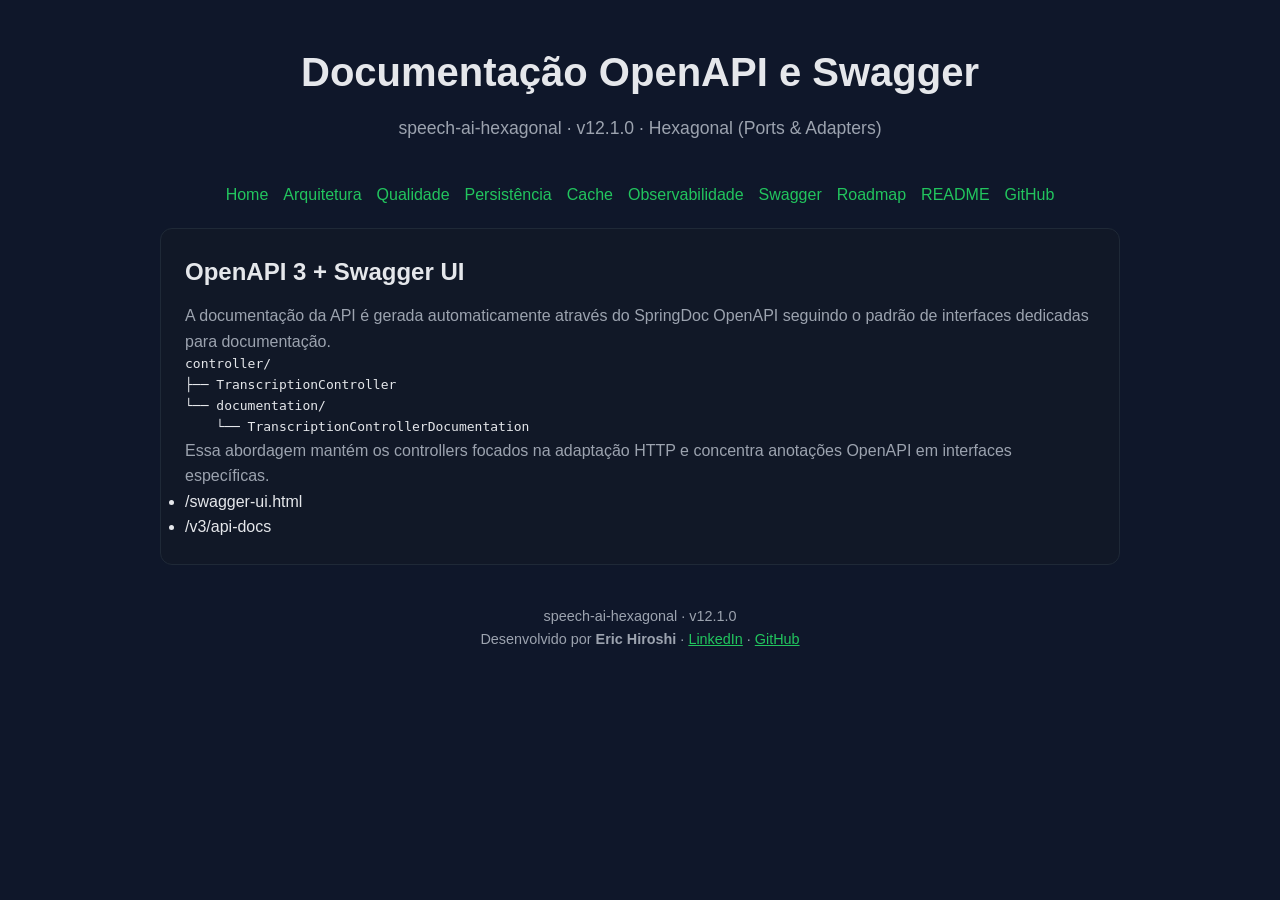
<file: docs/swagger.html>
<!DOCTYPE html>
<html lang="pt-BR">

<head>
    <meta charset="UTF-8"/>
    <meta name="viewport" content="width=device-width, initial-scale=1.0"/>
    <title>Documentação OpenAPI e Swagger — speech-ai-hexagonal</title>
    <link rel="stylesheet" href="styles.css"/>
</head>

<body>
<div class="container">
    <header>
        <h1>Documentação OpenAPI e Swagger</h1>

        <p class="subtitle">
            speech-ai-hexagonal · v12.1.0 · Hexagonal (Ports &amp; Adapters)
        </p>
    </header>

    <nav>
        <a href="index.html">Home</a>
        <a href="architecture.html">Arquitetura</a>
        <a href="quality.html">Qualidade</a>
        <a href="persistence.html">Persistência</a>
        <a href="cache.html">Cache</a>
        <a href="observability.html">Observabilidade</a>
        <a href="swagger.html">Swagger</a>
        <a href="roadmap.html">Roadmap</a>
        <a href="https://github.com/erichiroshi/speech-ai-hexagonal/blob/main/README.md">README</a>
        <a href="https://github.com/erichiroshi/speech-ai-hexagonal">GitHub</a>
    </nav>

    <section class="card">
        <h2>OpenAPI 3 + Swagger UI</h2>

        <p>
            A documentação da API é gerada automaticamente através
            do SpringDoc OpenAPI seguindo o padrão de interfaces
            dedicadas para documentação.
        </p>

        <pre>
controller/
├── TranscriptionController
└── documentation/
    └── TranscriptionControllerDocumentation
</pre>

        <p>
            Essa abordagem mantém os controllers focados na
            adaptação HTTP e concentra anotações OpenAPI em
            interfaces específicas.
        </p>

        <ul>
            <li>/swagger-ui.html</li>
            <li>/v3/api-docs</li>
        </ul>
    </section>

    <footer>
        <p>speech-ai-hexagonal · v12.1.0</p>
        <p>Desenvolvido por <strong>Eric Hiroshi</strong> ·
            <a href="https://www.linkedin.com/in/eric-hiroshi/" style="color:var(--primary)">LinkedIn</a> ·
            <a href="https://github.com/erichiroshi" style="color:var(--primary)">GitHub</a>
        </p>
    </footer>

</div>
</body>

</html>
</file>
<file: frontend/styles.css>
*, *::before, *::after { box-sizing: border-box; margin: 0; padding: 0; }

:root {
  --bg:        #0d0f14;
  --surface:   #13151c;
  --surface-2: #1a1d27;
  --border:    #252836;
  --border-2:  #2e3247;
  --text:      #e8eaf0;
  --muted:     #7b7f96;
  --hint:      #4e5268;
  --purple:    #7c6af7;
  --purple-dim:#2a2456;
  --teal:      #1fb896;
  --teal-dim:  #0d3328;
  --blue:      #3b8ef0;
  --blue-dim:  #0e2a4a;
  --green:     #22c55e;
  --green-dim: #0c2a1a;
  --radius:    12px;
  --radius-sm: 8px;
}

body {
  font-family: 'Inter', -apple-system, sans-serif;
  background: var(--bg);
  color: var(--text);
  min-height: 100vh;
  font-size: 14px;
  line-height: 1.6;
}

.app {
  display: flex;
  flex-direction: column;
  min-height: 100vh;
}

/* Header */
.header {
  border-bottom: 1px solid var(--border);
  background: var(--surface);
  position: sticky;
  top: 0;
  z-index: 10;
}
.header-inner {
  max-width: 960px;
  margin: 0 auto;
  padding: 14px 24px;
  display: flex;
  align-items: center;
  justify-content: space-between;
}
.logo { display: flex; align-items: center; gap: 10px; }
.logo-icon {
  width: 34px; height: 34px;
  background: var(--purple-dim);
  border: 1px solid var(--purple);
  border-radius: var(--radius-sm);
  display: flex; align-items: center; justify-content: center;
  color: var(--purple);
}
.logo-text { font-size: 15px; font-weight: 600; color: var(--text); }
.logo-tag {
  font-size: 11px; font-weight: 500;
  color: var(--purple); background: var(--purple-dim);
  padding: 1px 7px; border-radius: 99px;
  border: 1px solid var(--purple);
  margin-left: 6px;
}
.header-meta { display: flex; gap: 8px; }

/* Badges */
.badge {
  font-size: 11px; font-weight: 500;
  padding: 2px 8px; border-radius: 99px;
}
.badge-green { background: var(--green-dim); color: var(--green); border: 1px solid #14532d; }
.badge-blue  { background: var(--blue-dim);  color: var(--blue);  border: 1px solid #1e4a7a; }
.badge-purple{ background: var(--purple-dim);color: var(--purple);border: 1px solid #3d2f7a; }

/* Main */
.main {
  flex: 1;
  max-width: 960px;
  margin: 0 auto;
  padding: 32px 24px;
  width: 100%;
}
.panel {
  display: grid;
  grid-template-columns: 1fr 1fr;
  gap: 20px;
  align-items: start;
}
@media (max-width: 700px) {
  .panel { grid-template-columns: 1fr; }
}

/* Cards */
.card {
  background: var(--surface);
  border: 1px solid var(--border);
  border-radius: var(--radius);
  padding: 22px;
  display: flex;
  flex-direction: column;
  gap: 16px;
}
.card-header { display: flex; align-items: center; gap: 10px; }
.card-icon {
  width: 30px; height: 30px;
  border-radius: var(--radius-sm);
  display: flex; align-items: center; justify-content: center;
}
.card-icon--purple { background: var(--purple-dim); color: var(--purple); border: 1px solid var(--purple); }
.card-icon--teal   { background: var(--teal-dim);   color: var(--teal);   border: 1px solid var(--teal); }
.card-title { font-size: 14px; font-weight: 600; color: var(--text); }

/* Drop zone */
.drop-zone {
  border: 2px dashed var(--border-2);
  border-radius: var(--radius);
  padding: 28px 20px;
  display: flex;
  flex-direction: column;
  align-items: center;
  gap: 8px;
  text-align: center;
  transition: border-color 0.2s, background 0.2s;
  cursor: default;
}
.drop-zone.drag-over {
  border-color: var(--purple);
  background: var(--purple-dim);
}
.drop-icon { color: var(--hint); margin-bottom: 4px; }
.drop-label { font-size: 13px; font-weight: 500; color: var(--muted); }
.drop-sub { font-size: 11px; color: var(--hint); margin-bottom: 4px; }

/* Buttons */
.btn {
  padding: 9px 16px;
  border-radius: var(--radius-sm);
  font-size: 13px;
  font-weight: 500;
  cursor: pointer;
  border: 1px solid transparent;
  display: inline-flex;
  align-items: center;
  justify-content: center;
  gap: 8px;
  transition: background 0.15s, opacity 0.15s;
}
.btn-primary {
  background: var(--purple);
  color: #fff;
  width: 100%;
}
.btn-primary:hover:not(:disabled) { background: #6b5ce7; }
.btn-primary:disabled { opacity: 0.4; cursor: not-allowed; }
.btn-outline {
  background: transparent;
  color: var(--purple);
  border-color: var(--purple);
  font-size: 12px;
  padding: 6px 14px;
}
.btn-outline:hover { background: var(--purple-dim); }
.btn-ghost {
  background: none;
  border: none;
  color: var(--hint);
  cursor: pointer;
  padding: 2px 4px;
  font-size: 12px;
  display: inline-flex;
  align-items: center;
}
.btn-ghost:hover { color: var(--muted); }

/* File info */
.file-info {
  background: var(--surface-2);
  border: 1px solid var(--border);
  border-radius: var(--radius-sm);
  padding: 10px 12px;
}
.file-info-row {
  display: flex;
  align-items: center;
  gap: 8px;
  color: var(--muted);
}
.file-name { flex: 1; font-size: 12px; color: var(--text); overflow: hidden; text-overflow: ellipsis; white-space: nowrap; }
.file-size { font-size: 11px; color: var(--hint); white-space: nowrap; }

/* Hint */
.hint { font-size: 12px; color: var(--hint); text-align: center; font-style: italic; }

/* Result */
.result {
  border: 1px solid var(--border);
  border-radius: var(--radius-sm);
  overflow: hidden;
}
.result-header {
  display: flex;
  align-items: center;
  justify-content: space-between;
  padding: 8px 12px;
  background: var(--surface-2);
  border-bottom: 1px solid var(--border);
}
.result-label { font-size: 11px; font-weight: 500; color: var(--muted); text-transform: uppercase; letter-spacing: 0.05em; }
.result-meta { display: flex; align-items: center; gap: 6px; }
.result-body {
  padding: 12px;
  font-size: 13px;
  color: var(--text);
  line-height: 1.7;
  white-space: pre-wrap;
  max-height: 280px;
  overflow-y: auto;
}
.result-footer {
  padding: 8px 12px;
  border-top: 1px solid var(--border);
  background: var(--surface-2);
}
.hash-display {
  font-family: monospace;
  font-size: 10px;
  color: var(--hint);
  word-break: break-all;
}

/* Loader */
.loader {
  width: 16px; height: 16px;
  border: 2px solid rgba(255,255,255,0.2);
  border-top-color: #fff;
  border-radius: 50%;
  animation: spin 0.7s linear infinite;
}
@keyframes spin { to { transform: rotate(360deg); } }

/* Toast */
.toast {
  position: fixed;
  bottom: 24px;
  left: 50%;
  transform: translateX(-50%);
  background: var(--surface-2);
  border: 1px solid var(--border-2);
  color: var(--text);
  padding: 10px 18px;
  border-radius: var(--radius-sm);
  font-size: 13px;
  z-index: 100;
  transition: opacity 0.3s;
}

/* Footer */
.footer {
  border-top: 1px solid var(--border);
  padding: 14px 24px;
  display: flex;
  align-items: center;
  gap: 16px;
  font-size: 12px;
  color: var(--hint);
  max-width: 960px;
  margin: 0 auto;
  width: 100%;
}
.footer-link { color: var(--purple); text-decoration: none; }
.footer-link:hover { text-decoration: underline; }

.hidden { display: none !important; }
</file>
<file: docs/styles.css>
:root {
        --bg: #0f172a;
        --card: #111827;
        --primary: #22c55e;
        --text: #e5e7eb;
        --muted: #9ca3af;
        --border: #1f2937;
    }

    * {
        box-sizing: border-box;
        margin: 0;
        padding: 0;
    }

    body {
        font-family: -apple-system, BlinkMacSystemFont, 'Segoe UI', Roboto, sans-serif;
        background: var(--bg);
        color: var(--text);
        line-height: 1.6;
    }

    .container {
        max-width: 1000px;
        margin: 0 auto;
        padding: 40px 20px;
    }

    header {
        text-align: center;
        margin-bottom: 40px;
    }

    header img {
        width: 120px;
        border-radius: 12px;
        margin-bottom: 16px;
    }

    nav {
        display: flex;
        gap: 15px;
        justify-content: center;
        margin: 20px 0;
    }

    nav a {
        color: #22c55e;
        text-decoration: none;
    }

    h1 {
        font-size: 2.5rem;
        margin-bottom: 10px;
    }

    p.subtitle {
        color: var(--muted);
        font-size: 1.1rem;
    }

    .logo-perfil {
        width: 250px;
        /* Ajuste o valor conforme necessário */
        height: auto;
        border-radius: 12px;
        /* Opcional: arredonda levemente as bordas */
    }

    .card {
        background: var(--card);
        border: 1px solid var(--border);
        border-radius: 12px;
        padding: 24px;
        margin-bottom: 24px;
    }

    .card h2 {
        margin-bottom: 12px;
        font-size: 1.5rem;
    }

    .card p {
        color: var(--muted);
    }

    .actions {
        margin-top: 16px;
    }

    .btn {
        display: inline-block;
        padding: 10px 16px;
        border-radius: 8px;
        text-decoration: none;
        font-weight: 500;
        margin-right: 10px;
        transition: 0.2s;
    }

    .btn-primary {
        background: var(--primary);
        color: #022c22;
    }

    .btn-primary:hover {
        opacity: 0.85;
    }

    .btn-outline {
        border: 1px solid var(--border);
        color: var(--text);
    }

    .btn-outline:hover {
        background: #1f2937;
    }

    footer {
        text-align: center;
        margin-top: 40px;
        color: var(--muted);
        font-size: 0.9rem;
    }

    code {
        background: #020617;
        padding: 4px 6px;
        border-radius: 6px;
        font-size: 0.9rem;
    }
</file>
